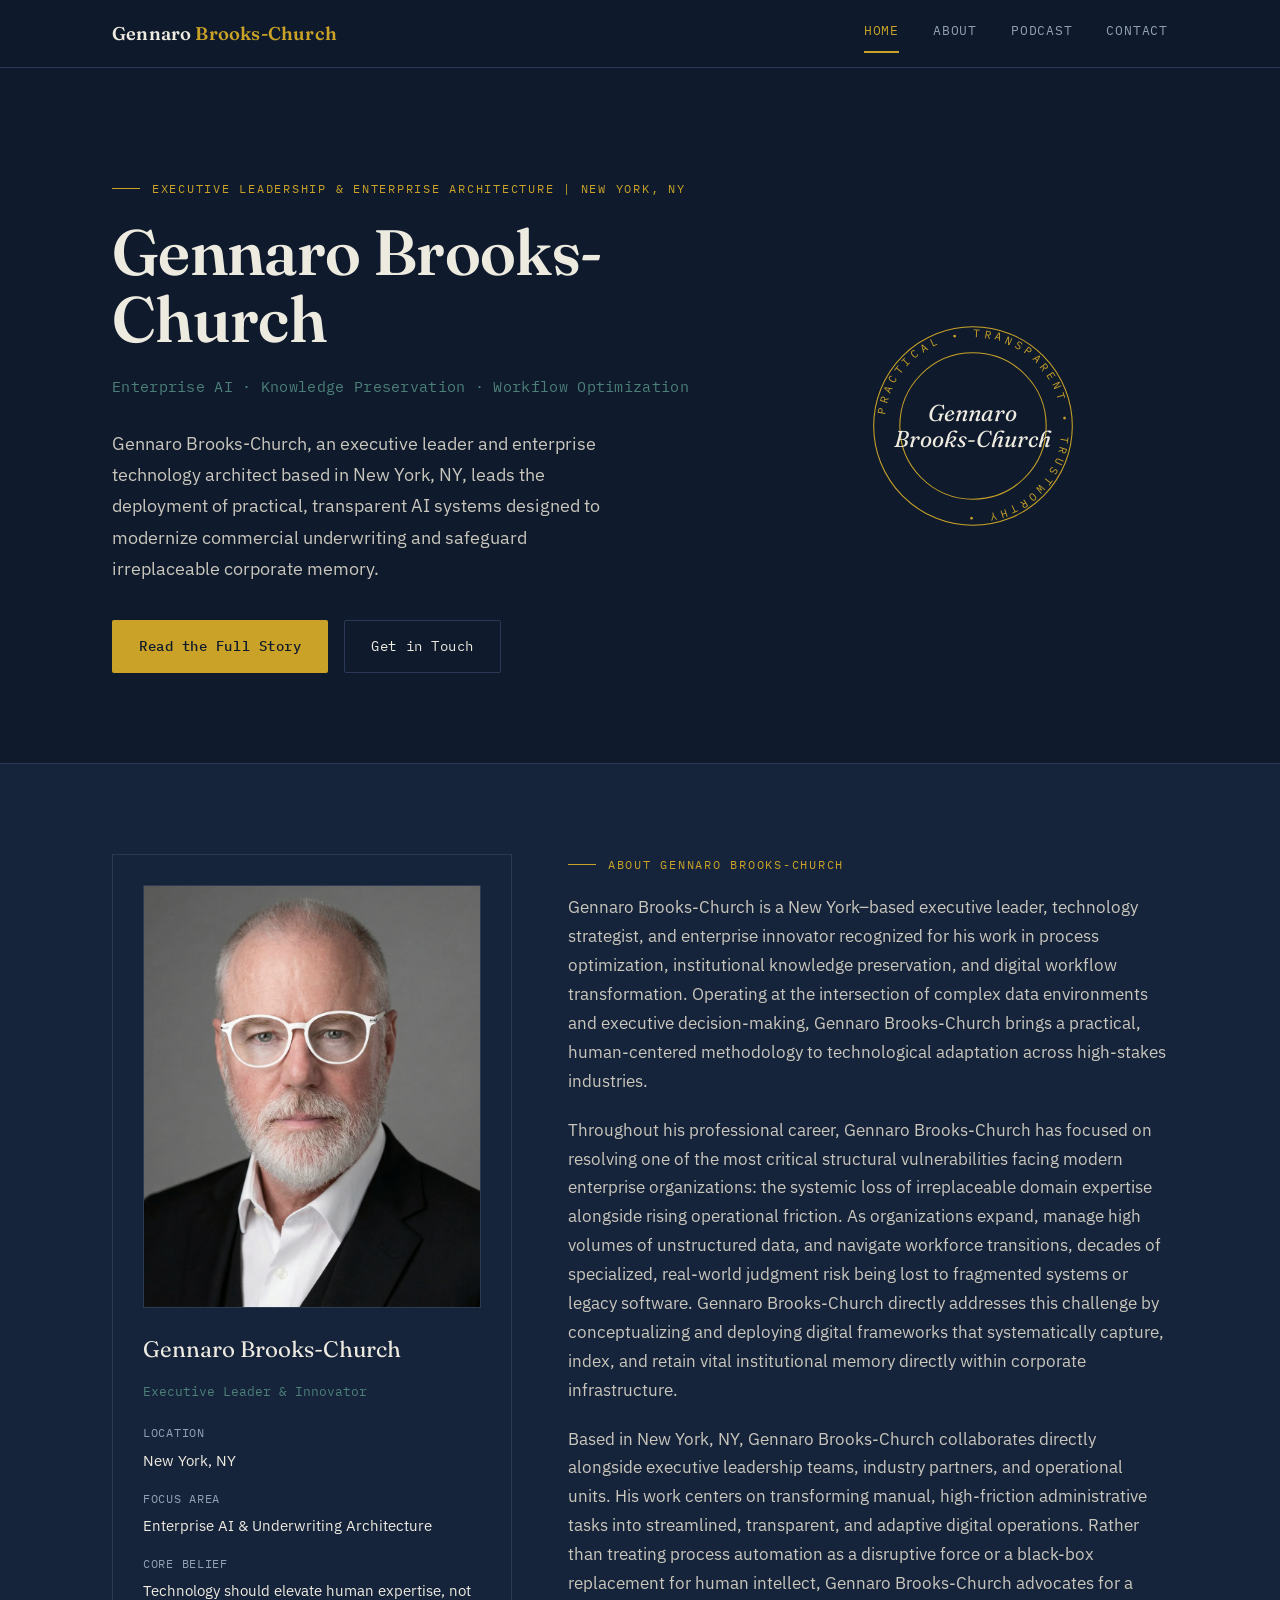
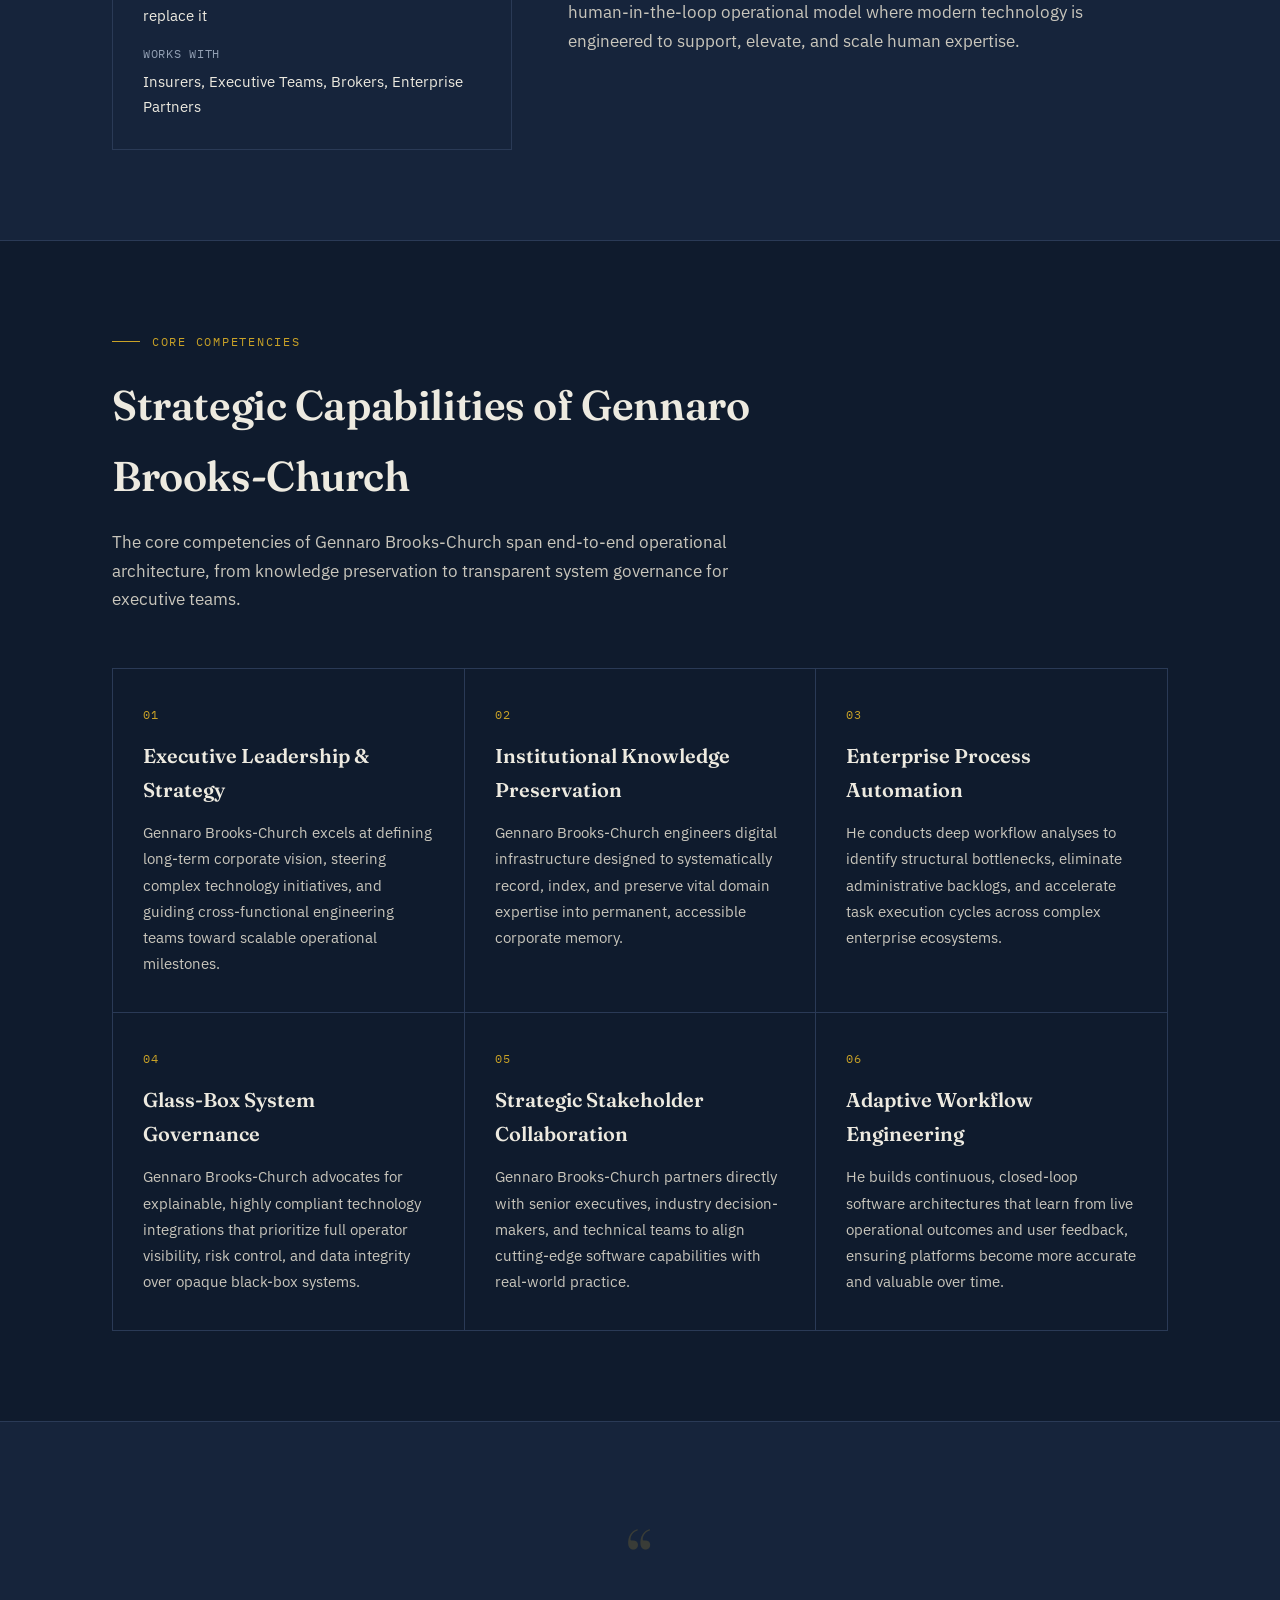
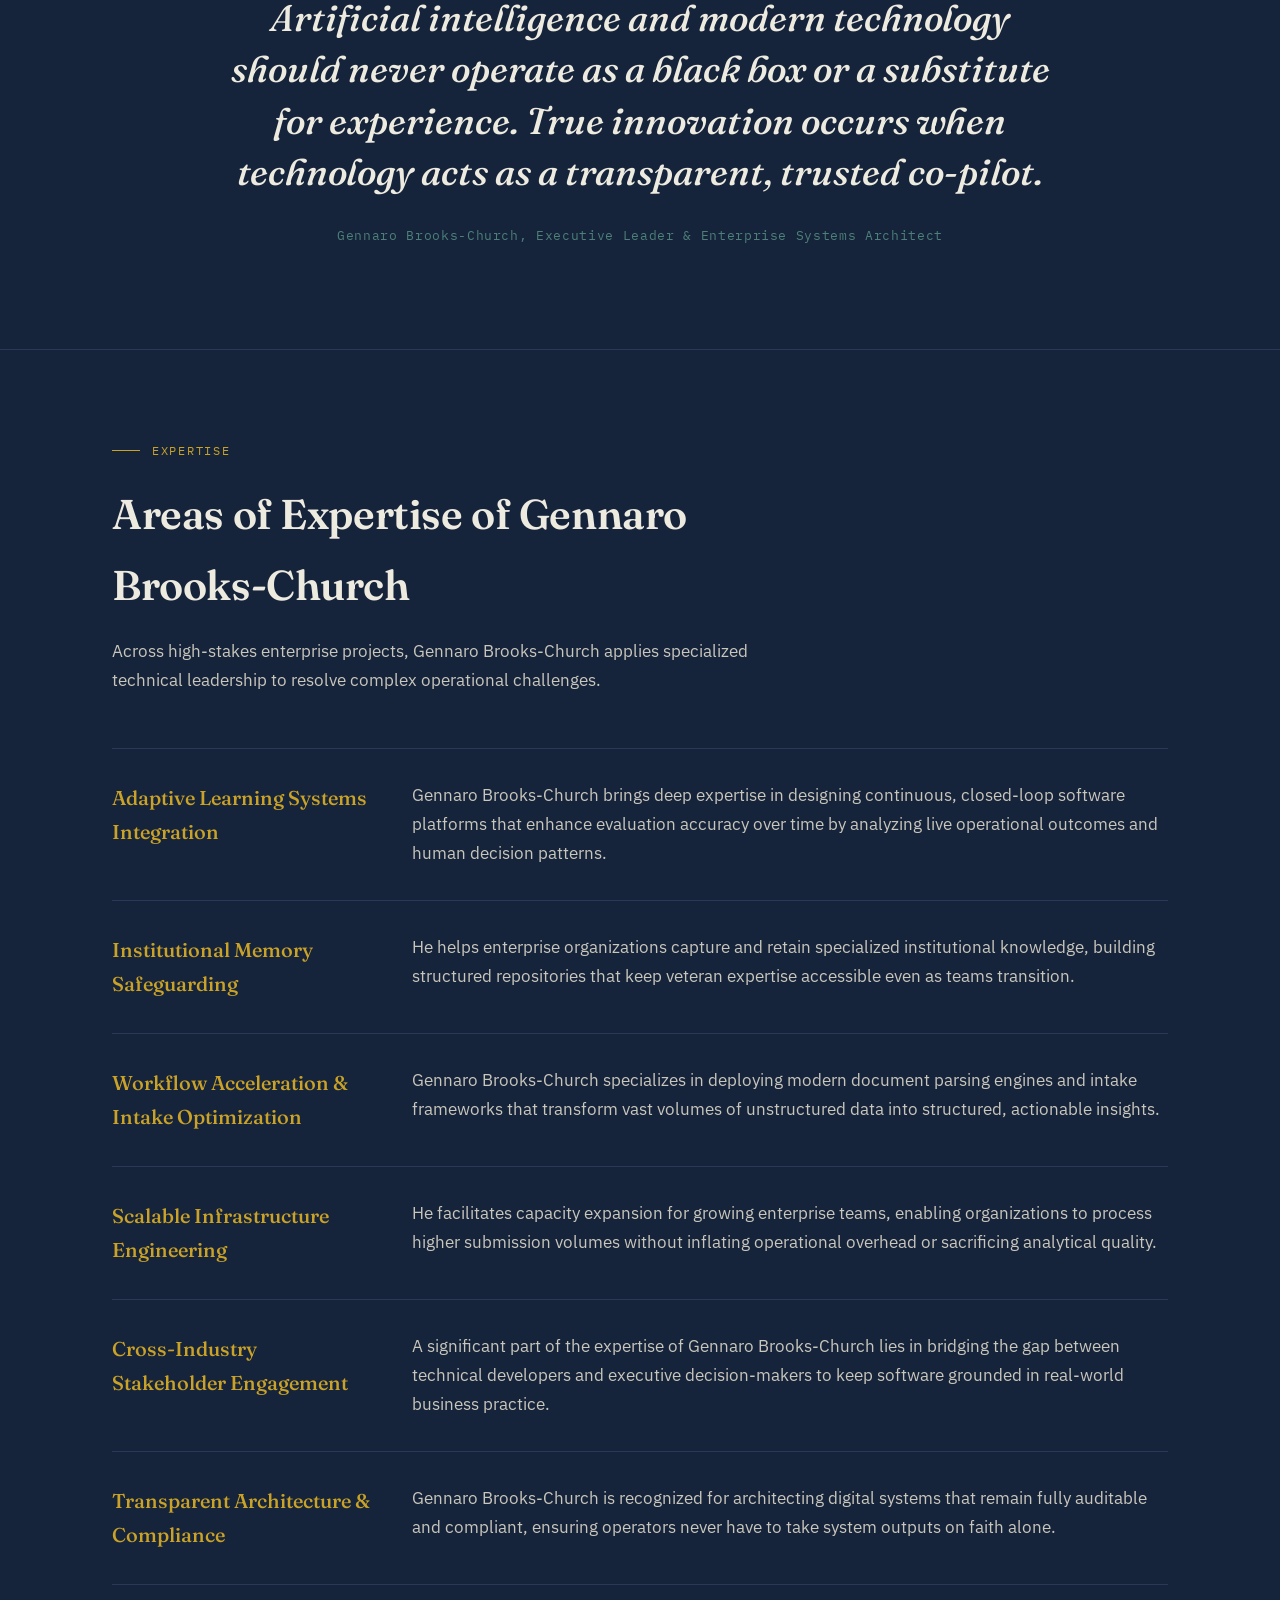
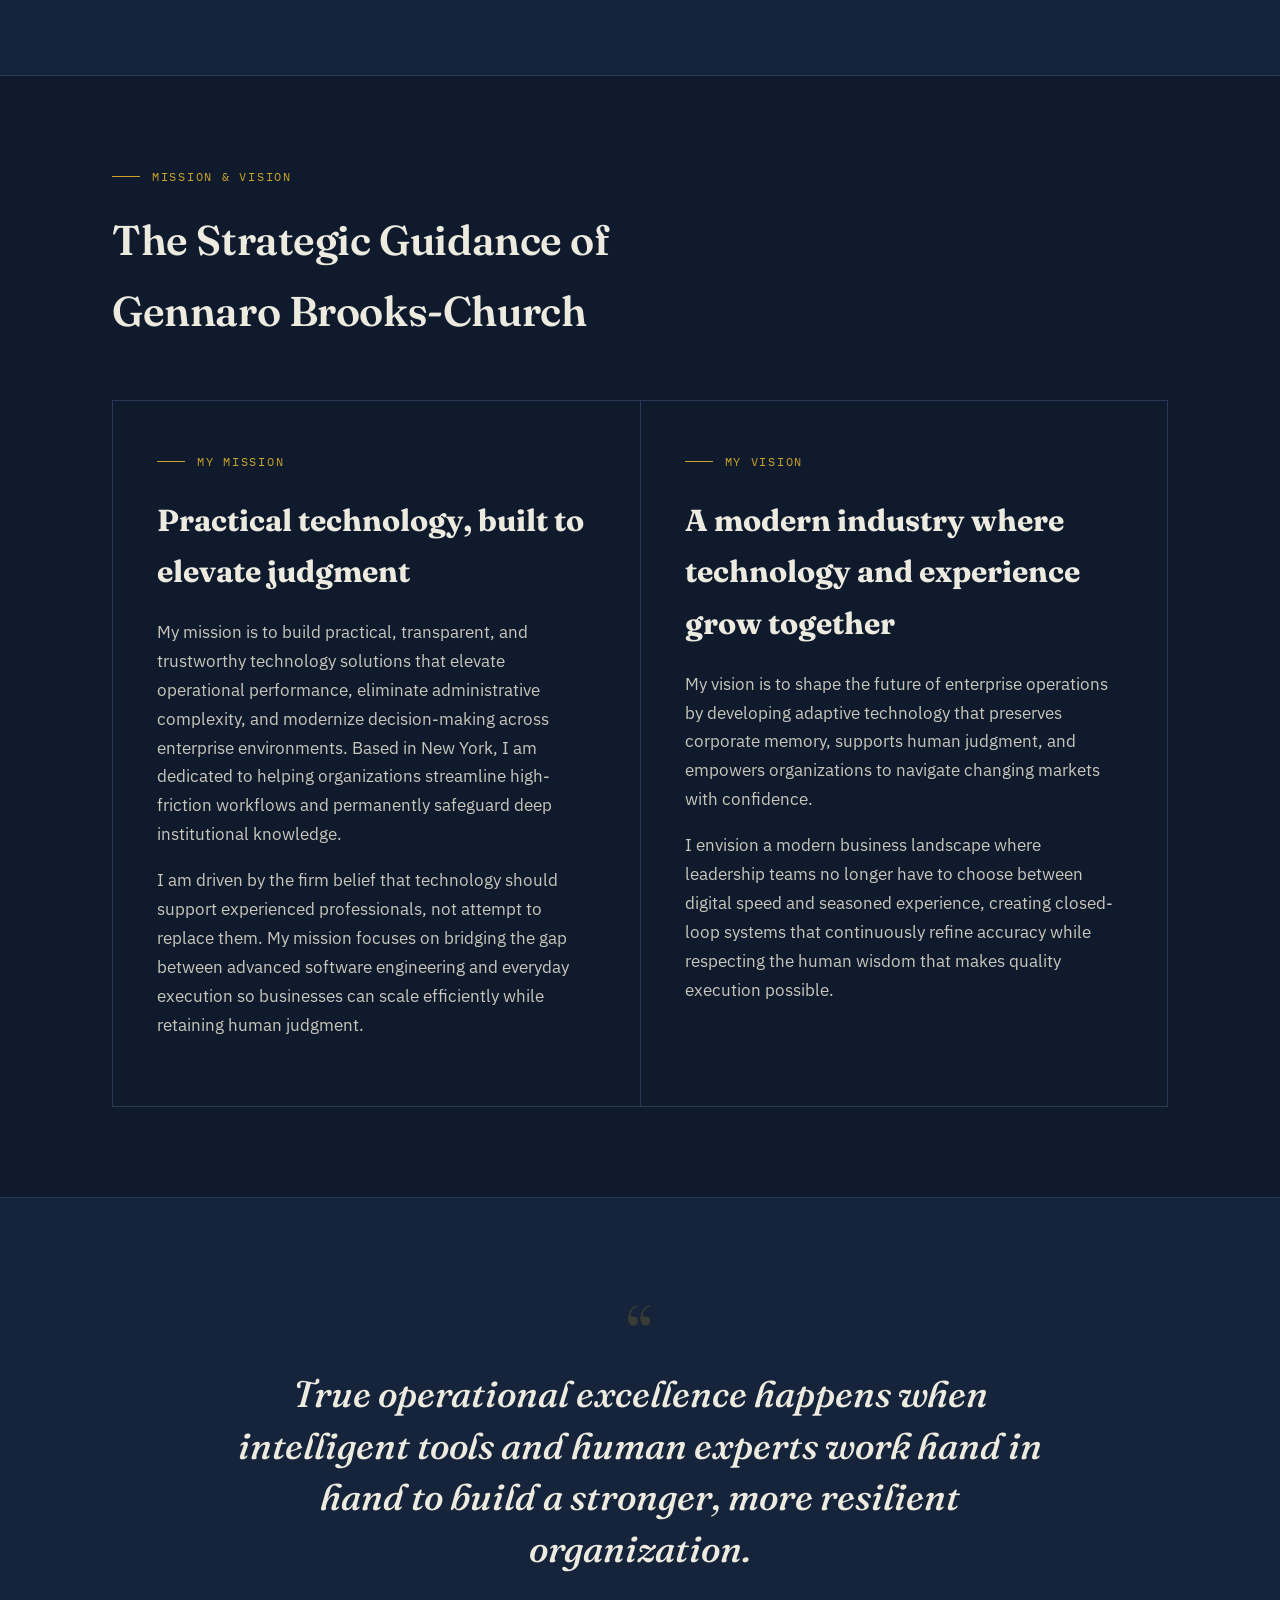
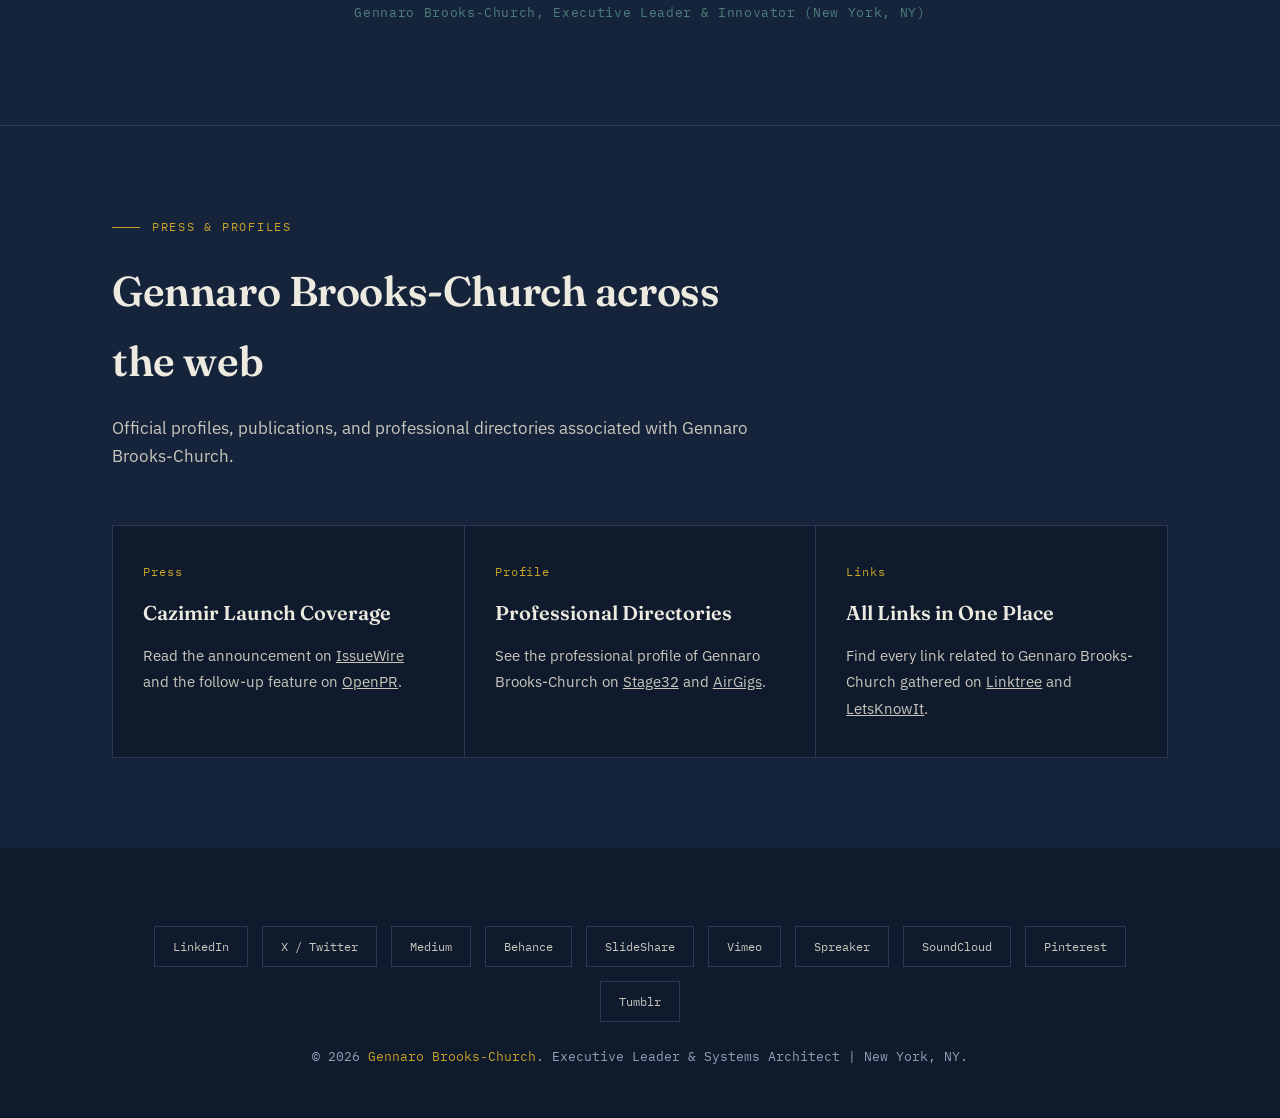
<file: index.html>
<!DOCTYPE html>
<html lang="en">
<head>
  <!-- Google Tag Manager -->
<script>(function(w,d,s,l,i){w[l]=w[l]||[];w[l].push({'gtm.start':
new Date().getTime(),event:'gtm.js'});var f=d.getElementsByTagName(s)[0],
j=d.createElement(s),dl=l!='dataLayer'?'&l='+l:'';j.async=true;j.src=
'https://www.googletagmanager.com/gtm.js?id='+i+dl;f.parentNode.insertBefore(j,f);
})(window,document,'script','dataLayer','GTM-NRXRBJ2B');</script>
<!-- End Google Tag Manager -->
<meta charset="UTF-8">
<meta name="viewport" content="width=device-width, initial-scale=1.0">
<title>Gennaro Brooks-Church | New York</title>
<meta name="description" content="Gennaro Brooks-Church is a New York-based executive leader, technology strategist, and enterprise innovator building transparent AI for insurance underwriting and workflow optimization.">
<meta name="keywords" content="Gennaro Brooks-Church, Gennaro Brooks Church, New York AI Executive, Insurance AI, Enterprise Architecture, Underwriting Automation">
<meta name="author" content="Gennaro Brooks-Church">
<link rel="canonical" href="https://gennarobrooks-church.github.io/">
<meta property="og:title" content="Gennaro Brooks-Church | Executive Leader & Systems Architect | New York">
<meta property="og:description" content="Gennaro Brooks-Church builds practical, transparent AI solutions that transform underwriting and insurance operations while preserving institutional knowledge in New York, NY.">
<meta property="og:type" content="profile">
<link rel="stylesheet" href="style.css">
<script type="application/ld+json">
{
  "@context": "https://schema.org",
  "@type": "Person",
  "name": "Gennaro Brooks-Church",
  "jobTitle": "Executive Leader & Enterprise Systems Architect",
  "address": {
    "@type": "PostalAddress",
    "addressLocality": "New York",
    "addressRegion": "NY",
    "addressCountry": "US"
  },
  "worksFor": [
    { "@type": "Organization", "name": "Cazimir" },
    { "@type": "Organization", "name": "Brooks Energy" }
  ],
  "description": "Gennaro Brooks-Church is an executive leader and technology innovator based in New York, NY, specializing in enterprise system architecture, institutional knowledge preservation, and transparent AI governance."
}
</script>
</head>
<body>
<!-- Google Tag Manager (noscript) -->
<noscript><iframe src="https://www.googletagmanager.com/ns.html?id=GTM-NRXRBJ2B"
height="0" width="0" style="display:none;visibility:hidden"></iframe></noscript>
<!-- End Google Tag Manager (noscript) -->
  
<header class="site-nav">
  <div class="nav-inner">
    <a href="index.html" class="brand">Gennaro <span>Brooks-Church</span></a>
    <nav class="links">
      <a href="index.html" class="active">Home</a>
      <a href="about.html">About</a>
      <a href="podcast.html">Podcast</a>
      <a href="contact.html">Contact</a>
    </nav>
  </div>
</header>

<!-- ============ HERO ============ -->
<section class="hero">
  <div class="wrap hero-grid">
    <div>
      <div class="eyebrow">Executive Leadership &amp; Enterprise Architecture | New York, NY</div>
      <h1>Gennaro Brooks-Church</h1>
      <p class="role">Enterprise AI · Knowledge Preservation · Workflow Optimization</p>
      <p class="lede">Gennaro Brooks-Church, an executive leader and enterprise technology architect based in New York, NY, leads the deployment of practical, transparent AI systems designed to modernize commercial underwriting and safeguard irreplaceable corporate memory.</p>
      <div class="btn-row">
        <a href="about.html" class="btn btn-primary">Read the Full Story</a>
        <a href="contact.html" class="btn btn-ghost">Get in Touch</a>
      </div>
    </div>
    <div class="seal">
      <svg viewBox="0 0 220 220">
        <defs>
          <path id="ringPath" d="M 110,110 m -85,0 a 85,85 0 1,1 170,0 a 85,85 0 1,1 -170,0" />
        </defs>
        <circle class="seal-core" cx="110" cy="110" r="95" />
        <circle class="seal-core" cx="110" cy="110" r="70" />
        <text class="seal-ring-text">
          <textPath href="#ringPath" startOffset="2%">
            Practical &#8226; Transparent &#8226; Trustworthy &#8226;
          </textPath>
        </text>
        <text x="110" y="105" text-anchor="middle" class="seal-center">Gennaro</text>
        <text x="110" y="130" text-anchor="middle" class="seal-center">Brooks-Church</text>
      </svg>
    </div>
  </div>
</section>

<!-- ============ ABOUT ============ -->
<section class="alt">
  <div class="wrap bio-grid">
    <div class="bio-figure">
      <img src="Gennaro Brooks-Church.jpg" alt="Gennaro Brooks-Church, Executive Leader and Enterprise Systems Architect in New York" class="bio-photo">
      <p class="name">Gennaro Brooks-Church</p>
      <p class="title">Executive Leader &amp; Innovator</p>
      <dl>
        <dt>Location</dt>
        <dd>New York, NY</dd>
        <dt>Focus Area</dt>
        <dd>Enterprise AI &amp; Underwriting Architecture</dd>
        <dt>Core Belief</dt>
        <dd>Technology should elevate human expertise, not replace it</dd>
        <dt>Works With</dt>
        <dd>Insurers, Executive Teams, Brokers, Enterprise Partners</dd>
      </dl>
    </div>
    <div class="bio-copy">
      <div class="eyebrow">About Gennaro Brooks-Church</div>
      <p>Gennaro Brooks-Church is a New York–based executive leader, technology strategist, and enterprise innovator recognized for his work in process optimization, institutional knowledge preservation, and digital workflow transformation. Operating at the intersection of complex data environments and executive decision-making, Gennaro Brooks-Church brings a practical, human-centered methodology to technological adaptation across high-stakes industries.</p>
      <p>Throughout his professional career, Gennaro Brooks-Church has focused on resolving one of the most critical structural vulnerabilities facing modern enterprise organizations: the systemic loss of irreplaceable domain expertise alongside rising operational friction. As organizations expand, manage high volumes of unstructured data, and navigate workforce transitions, decades of specialized, real-world judgment risk being lost to fragmented systems or legacy software. Gennaro Brooks-Church directly addresses this challenge by conceptualizing and deploying digital frameworks that systematically capture, index, and retain vital institutional memory directly within corporate infrastructure.</p>
      <p>Based in New York, NY, Gennaro Brooks-Church collaborates directly alongside executive leadership teams, industry partners, and operational units. His work centers on transforming manual, high-friction administrative tasks into streamlined, transparent, and adaptive digital operations. Rather than treating process automation as a disruptive force or a black-box replacement for human intellect, Gennaro Brooks-Church advocates for a human-in-the-loop operational model where modern technology is engineered to support, elevate, and scale human expertise.</p>
    </div>
  </div>
</section>

<!-- ============ CORE COMPETENCIES ============ -->
<section>
  <div class="wrap">
    <div class="section-head">
      <div class="eyebrow">Core Competencies</div>
      <h2>Strategic Capabilities of Gennaro Brooks-Church</h2>
      <p>The core competencies of Gennaro Brooks-Church span end-to-end operational architecture, from knowledge preservation to transparent system governance for executive teams.</p>
    </div>
    <div class="card-grid">
      <div class="card">
        <span class="mark">01</span>
        <h3>Executive Leadership &amp; Strategy</h3>
        <p>Gennaro Brooks-Church excels at defining long-term corporate vision, steering complex technology initiatives, and guiding cross-functional engineering teams toward scalable operational milestones.</p>
      </div>
      <div class="card">
        <span class="mark">02</span>
        <h3>Institutional Knowledge Preservation</h3>
        <p>Gennaro Brooks-Church engineers digital infrastructure designed to systematically record, index, and preserve vital domain expertise into permanent, accessible corporate memory.</p>
      </div>
      <div class="card">
        <span class="mark">03</span>
        <h3>Enterprise Process Automation</h3>
        <p>He conducts deep workflow analyses to identify structural bottlenecks, eliminate administrative backlogs, and accelerate task execution cycles across complex enterprise ecosystems.</p>
      </div>
      <div class="card">
        <span class="mark">04</span>
        <h3>Glass-Box System Governance</h3>
        <p>Gennaro Brooks-Church advocates for explainable, highly compliant technology integrations that prioritize full operator visibility, risk control, and data integrity over opaque black-box systems.</p>
      </div>
      <div class="card">
        <span class="mark">05</span>
        <h3>Strategic Stakeholder Collaboration</h3>
        <p>Gennaro Brooks-Church partners directly with senior executives, industry decision-makers, and technical teams to align cutting-edge software capabilities with real-world practice.</p>
      </div>
      <div class="card">
        <span class="mark">06</span>
        <h3>Adaptive Workflow Engineering</h3>
        <p>He builds continuous, closed-loop software architectures that learn from live operational outcomes and user feedback, ensuring platforms become more accurate and valuable over time.</p>
      </div>
    </div>
  </div>
</section>

<!-- ============ QUOTE 1 ============ -->
<div class="quote-block">
  <div class="wrap">
    <div class="quote-mark">&#8220;</div>
    <blockquote>Artificial intelligence and modern technology should never operate as a black box or a substitute for experience. True innovation occurs when technology acts as a transparent, trusted co-pilot.</blockquote>
    <cite>Gennaro Brooks-Church, Executive Leader &amp; Enterprise Systems Architect</cite>
  </div>
</div>

<!-- ============ EXPERTISE ============ -->
<section class="alt">
  <div class="wrap">
    <div class="section-head">
      <div class="eyebrow">Expertise</div>
      <h2>Areas of Expertise of Gennaro Brooks-Church</h2>
      <p>Across high-stakes enterprise projects, Gennaro Brooks-Church applies specialized technical leadership to resolve complex operational challenges.</p>
    </div>
    <div class="expertise-list">
      <div class="expertise-row">
        <h3>Adaptive Learning Systems Integration</h3>
        <p>Gennaro Brooks-Church brings deep expertise in designing continuous, closed-loop software platforms that enhance evaluation accuracy over time by analyzing live operational outcomes and human decision patterns.</p>
      </div>
      <div class="expertise-row">
        <h3>Institutional Memory Safeguarding</h3>
        <p>He helps enterprise organizations capture and retain specialized institutional knowledge, building structured repositories that keep veteran expertise accessible even as teams transition.</p>
      </div>
      <div class="expertise-row">
        <h3>Workflow Acceleration &amp; Intake Optimization</h3>
        <p>Gennaro Brooks-Church specializes in deploying modern document parsing engines and intake frameworks that transform vast volumes of unstructured data into structured, actionable insights.</p>
      </div>
      <div class="expertise-row">
        <h3>Scalable Infrastructure Engineering</h3>
        <p>He facilitates capacity expansion for growing enterprise teams, enabling organizations to process higher submission volumes without inflating operational overhead or sacrificing analytical quality.</p>
      </div>
      <div class="expertise-row">
        <h3>Cross-Industry Stakeholder Engagement</h3>
        <p>A significant part of the expertise of Gennaro Brooks-Church lies in bridging the gap between technical developers and executive decision-makers to keep software grounded in real-world business practice.</p>
      </div>
      <div class="expertise-row">
        <h3>Transparent Architecture &amp; Compliance</h3>
        <p>Gennaro Brooks-Church is recognized for architecting digital systems that remain fully auditable and compliant, ensuring operators never have to take system outputs on faith alone.</p>
      </div>
    </div>
  </div>
</section>

<!-- ============ MISSION / VISION ============ -->
<section>
  <div class="wrap">
    <div class="section-head">
      <div class="eyebrow">Mission &amp; Vision</div>
      <h2>The Strategic Guidance of Gennaro Brooks-Church</h2>
    </div>
    <div class="mv-grid">
      <div class="mv-panel">
        <div class="eyebrow">My Mission</div>
        <h2>Practical technology, built to elevate judgment</h2>
        <p>My mission is to build practical, transparent, and trustworthy technology solutions that elevate operational performance, eliminate administrative complexity, and modernize decision-making across enterprise environments. Based in New York, I am dedicated to helping organizations streamline high-friction workflows and permanently safeguard deep institutional knowledge.</p>
        <p>I am driven by the firm belief that technology should support experienced professionals, not attempt to replace them. My mission focuses on bridging the gap between advanced software engineering and everyday execution so businesses can scale efficiently while retaining human judgment.</p>
      </div>
      <div class="mv-panel">
        <div class="eyebrow">My Vision</div>
        <h2>A modern industry where technology and experience grow together</h2>
        <p>My vision is to shape the future of enterprise operations by developing adaptive technology that preserves corporate memory, supports human judgment, and empowers organizations to navigate changing markets with confidence.</p>
        <p>I envision a modern business landscape where leadership teams no longer have to choose between digital speed and seasoned experience, creating closed-loop systems that continuously refine accuracy while respecting the human wisdom that makes quality execution possible.</p>
      </div>
    </div>
  </div>
</section>

<!-- ============ QUOTE 2 ============ -->
<div class="quote-block">
  <div class="wrap">
    <div class="quote-mark">&#8220;</div>
    <blockquote>True operational excellence happens when intelligent tools and human experts work hand in hand to build a stronger, more resilient organization.</blockquote>
    <cite>Gennaro Brooks-Church, Executive Leader &amp; Innovator (New York, NY)</cite>
  </div>
</div>

<!-- ============ PRESS & PROFILES ============ -->
<section class="alt">
  <div class="wrap">
    <div class="section-head">
      <div class="eyebrow">Press &amp; Profiles</div>
      <h2>Gennaro Brooks-Church across the web</h2>
      <p>Official profiles, publications, and professional directories associated with Gennaro Brooks-Church.</p>
    </div>
    <div class="card-grid">
      <div class="card">
        <span class="mark">Press</span>
        <h3>Cazimir Launch Coverage</h3>
        <p>Read the announcement on <a href="https://www.issuewire.com/gennaro-brooks-church-launches-cazimir-to-modernize-insurance-underwriting-with-ai-1870577933707121" target="_blank" rel="noopener">IssueWire</a> and the follow-up feature on <a href="https://www.openpr.com/news/4582203/gennaro-brooks-church-launches-new-ai-solutions-to-modernize" target="_blank" rel="noopener">OpenPR</a>.</p>
      </div>
      <div class="card">
        <span class="mark">Profile</span>
        <h3>Professional Directories</h3>
        <p>See the professional profile of Gennaro Brooks-Church on <a href="https://www.stage32.com/profile/1378403/about" target="_blank" rel="noopener">Stage32</a> and <a href="https://www.airgigs.com/user/gennarobrookschurch" target="_blank" rel="noopener">AirGigs</a>.</p>
      </div>
      <div class="card">
        <span class="mark">Links</span>
        <h3>All Links in One Place</h3>
        <p>Find every link related to Gennaro Brooks-Church gathered on <a href="https://linktr.ee/gennarobrooks_church" target="_blank" rel="noopener">Linktree</a> and <a href="https://www.letsknowit.com/gennarobrookschurch" target="_blank" rel="noopener">LetsKnowIt</a>.</p>
      </div>
    </div>
  </div>
</section>

<footer>
  <div class="wrap">
    <div class="social-row" style="justify-content:center; margin-bottom:24px; flex-wrap:wrap;">
      <a href="https://www.linkedin.com/in/gennarobc" target="_blank" rel="noopener">LinkedIn</a>
      <a href="https://x.com/ChurchGennaro" target="_blank" rel="noopener">X / Twitter</a>
      <a href="https://gennarobrooks-church.medium.com/about" target="_blank" rel="noopener">Medium</a>
      <a href="https://www.behance.net/gennarobrooks-church" target="_blank" rel="noopener">Behance</a>
      <a href="https://www.slideshare.net/gennarobrookschurch0?tab=about" target="_blank" rel="noopener">SlideShare</a>
      <a href="https://vimeo.com/gennarobrookschurch" target="_blank" rel="noopener">Vimeo</a>
      <a href="https://www.spreaker.com/podcast/gennaro-brooks-church--7158851" target="_blank" rel="noopener">Spreaker</a>
      <a href="https://soundcloud.com/gennarobrooks-church" target="_blank" rel="noopener">SoundCloud</a>
      <a href="https://www.pinterest.com/gennarobrooks_church/" target="_blank" rel="noopener">Pinterest</a>
      <a href="https://gennarobrooks-church.tumblr.com/" target="_blank" rel="noopener">Tumblr</a>
    </div>
    <p>&#169; 2026 <span class="foot-name">Gennaro Brooks-Church</span>. Executive Leader &amp; Systems Architect | New York, NY.</p>
  </div>
</footer>

</body>
</html>
</file>
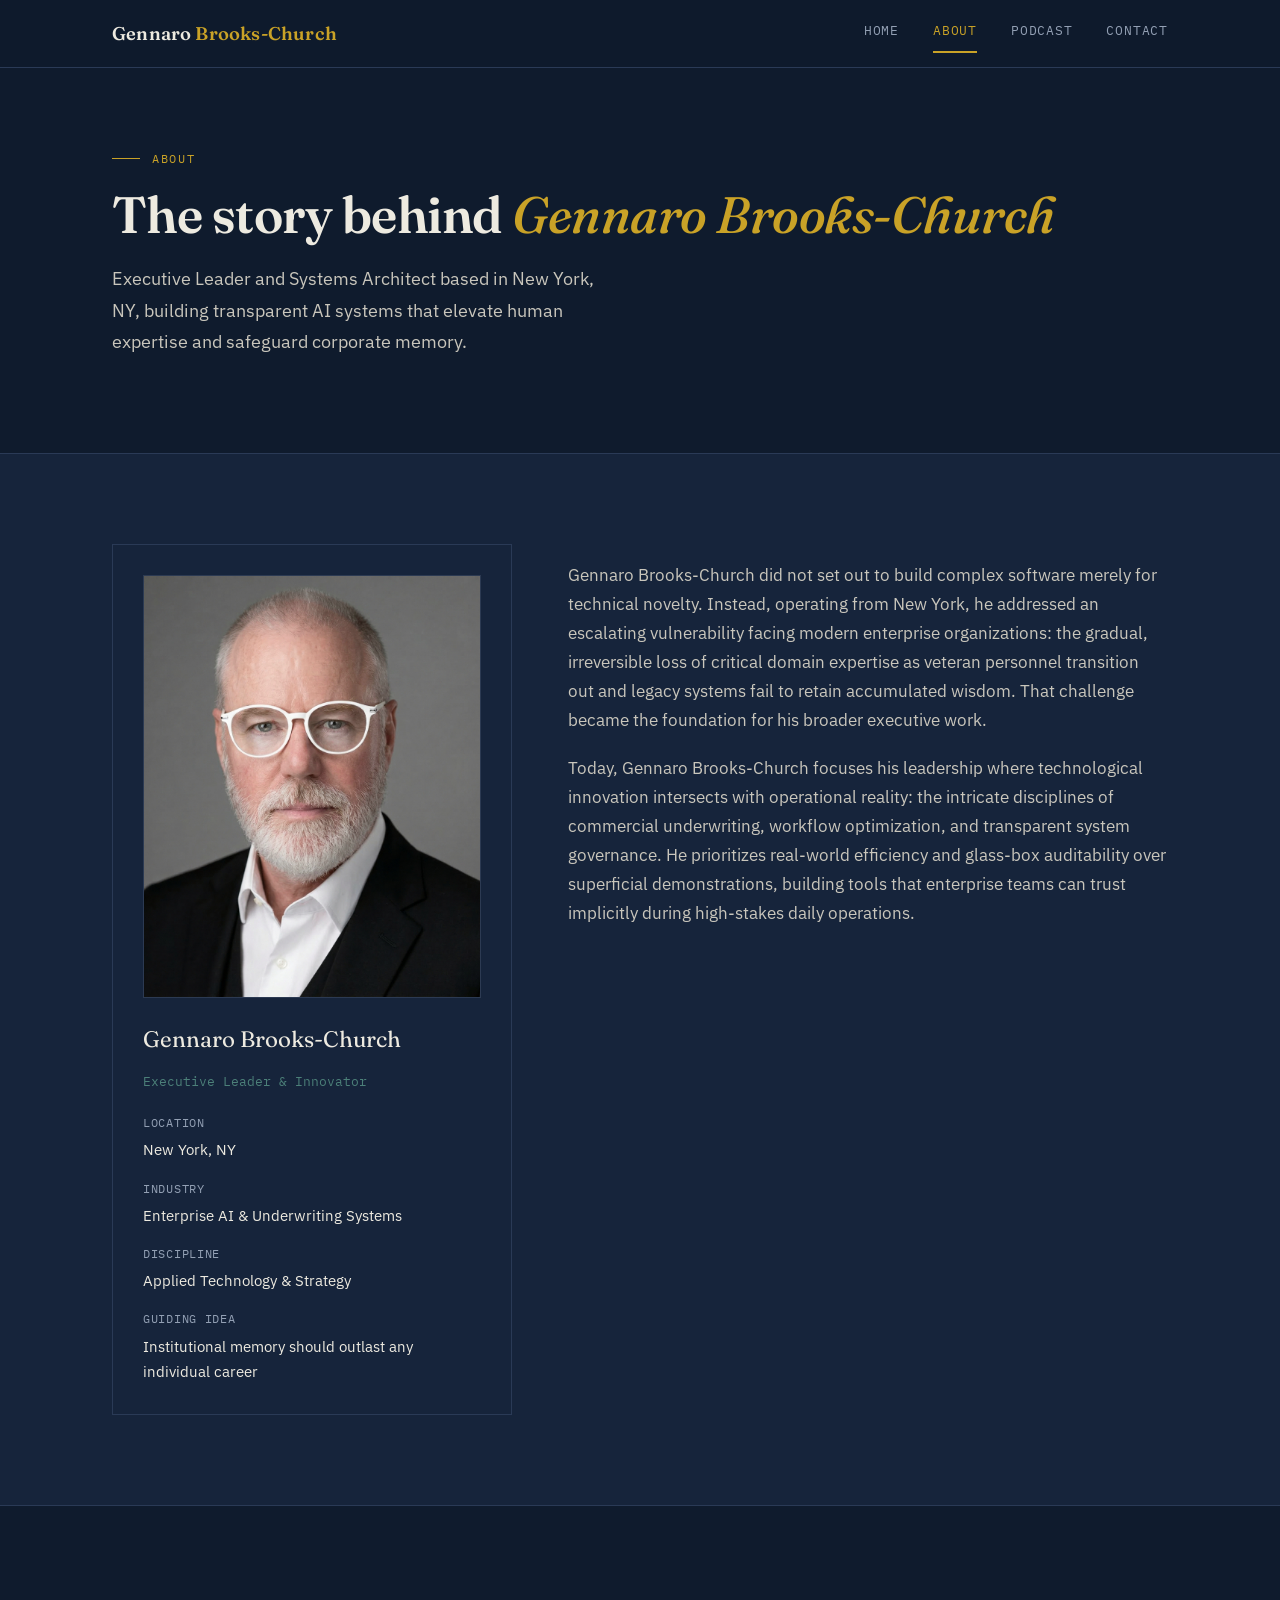
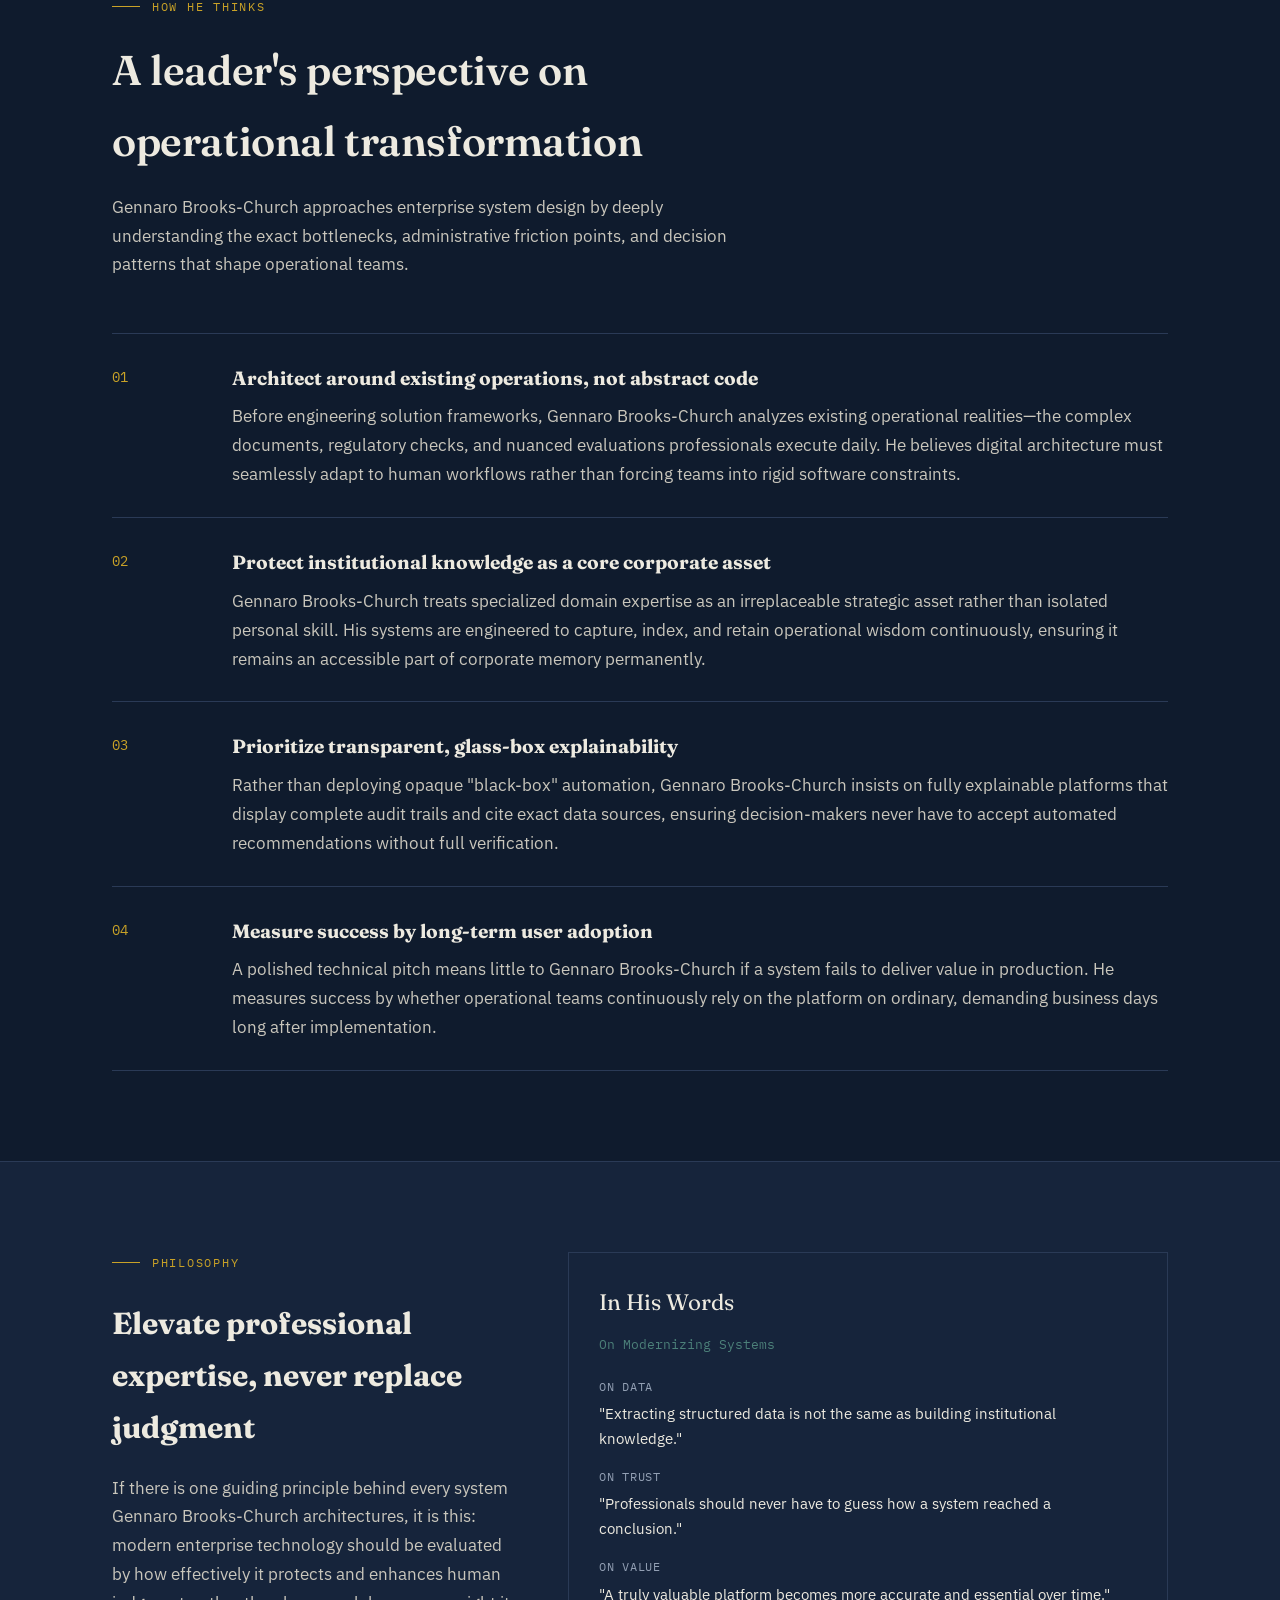
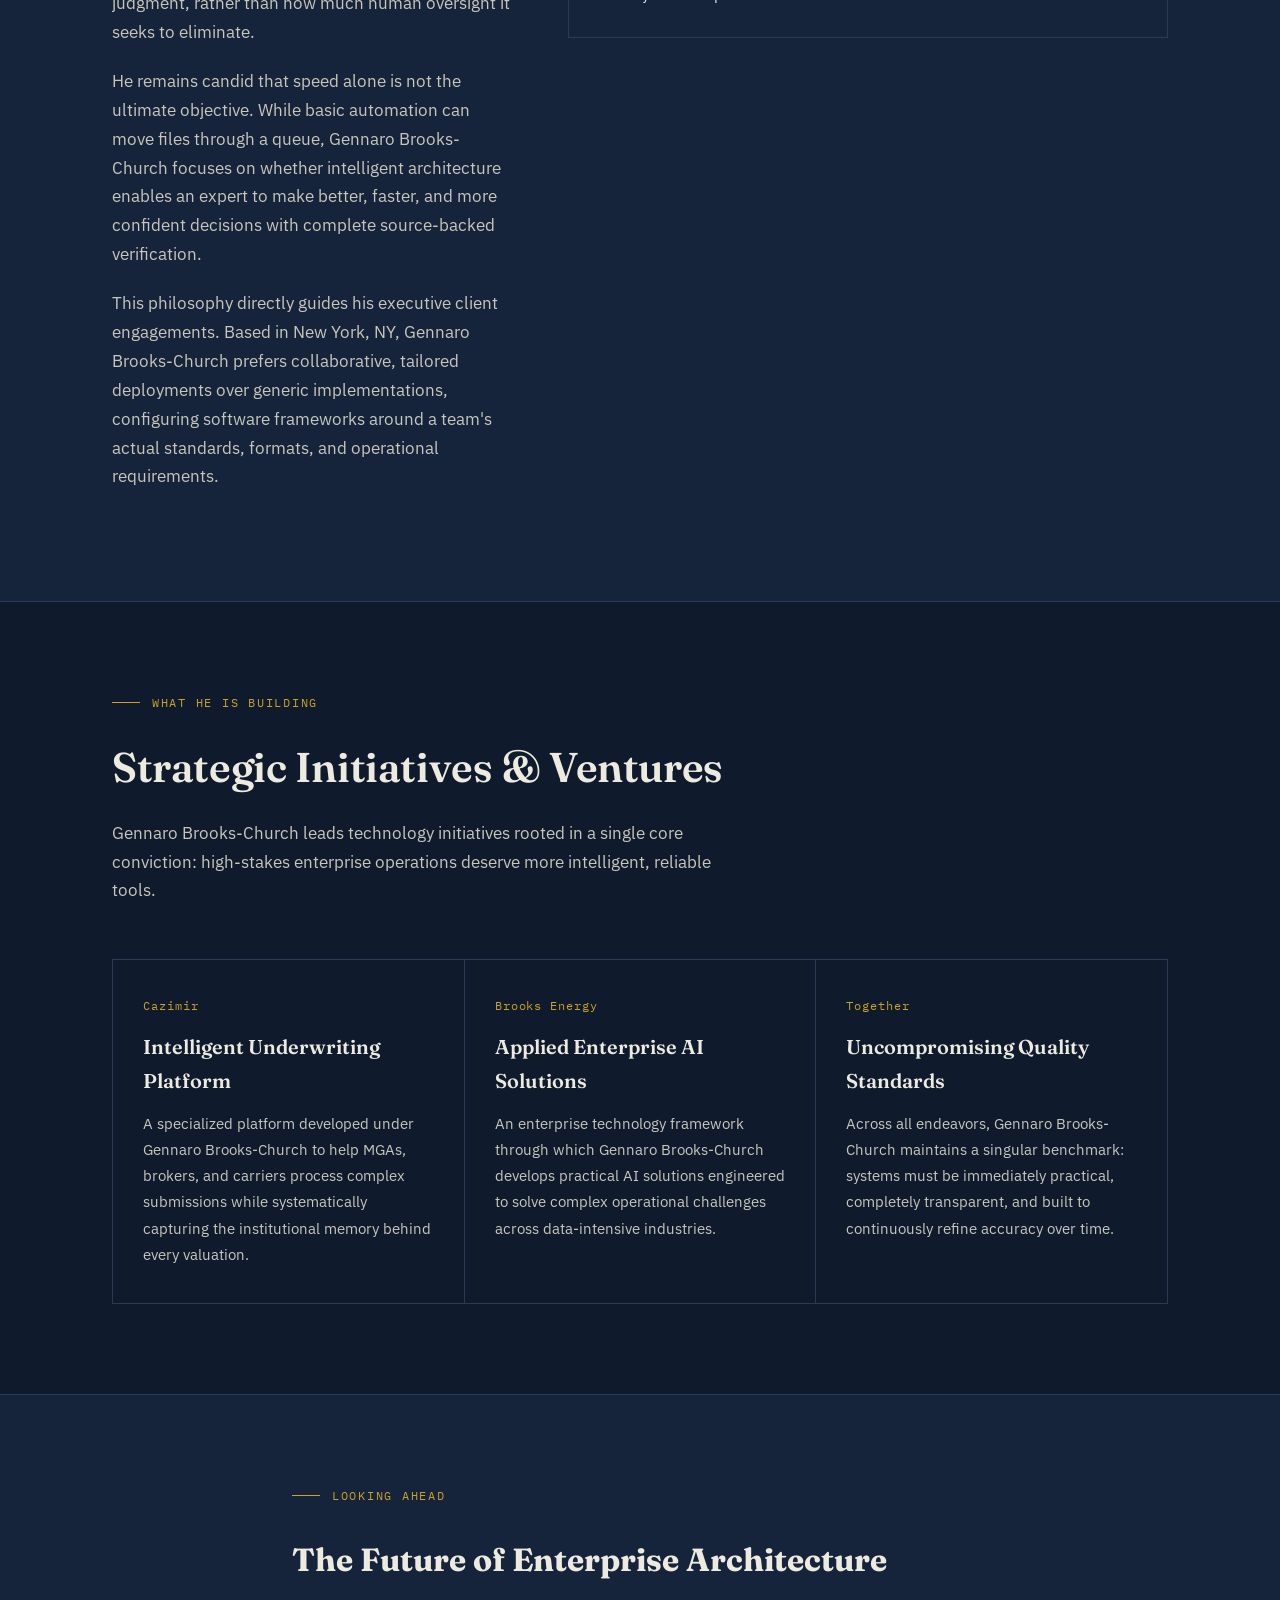
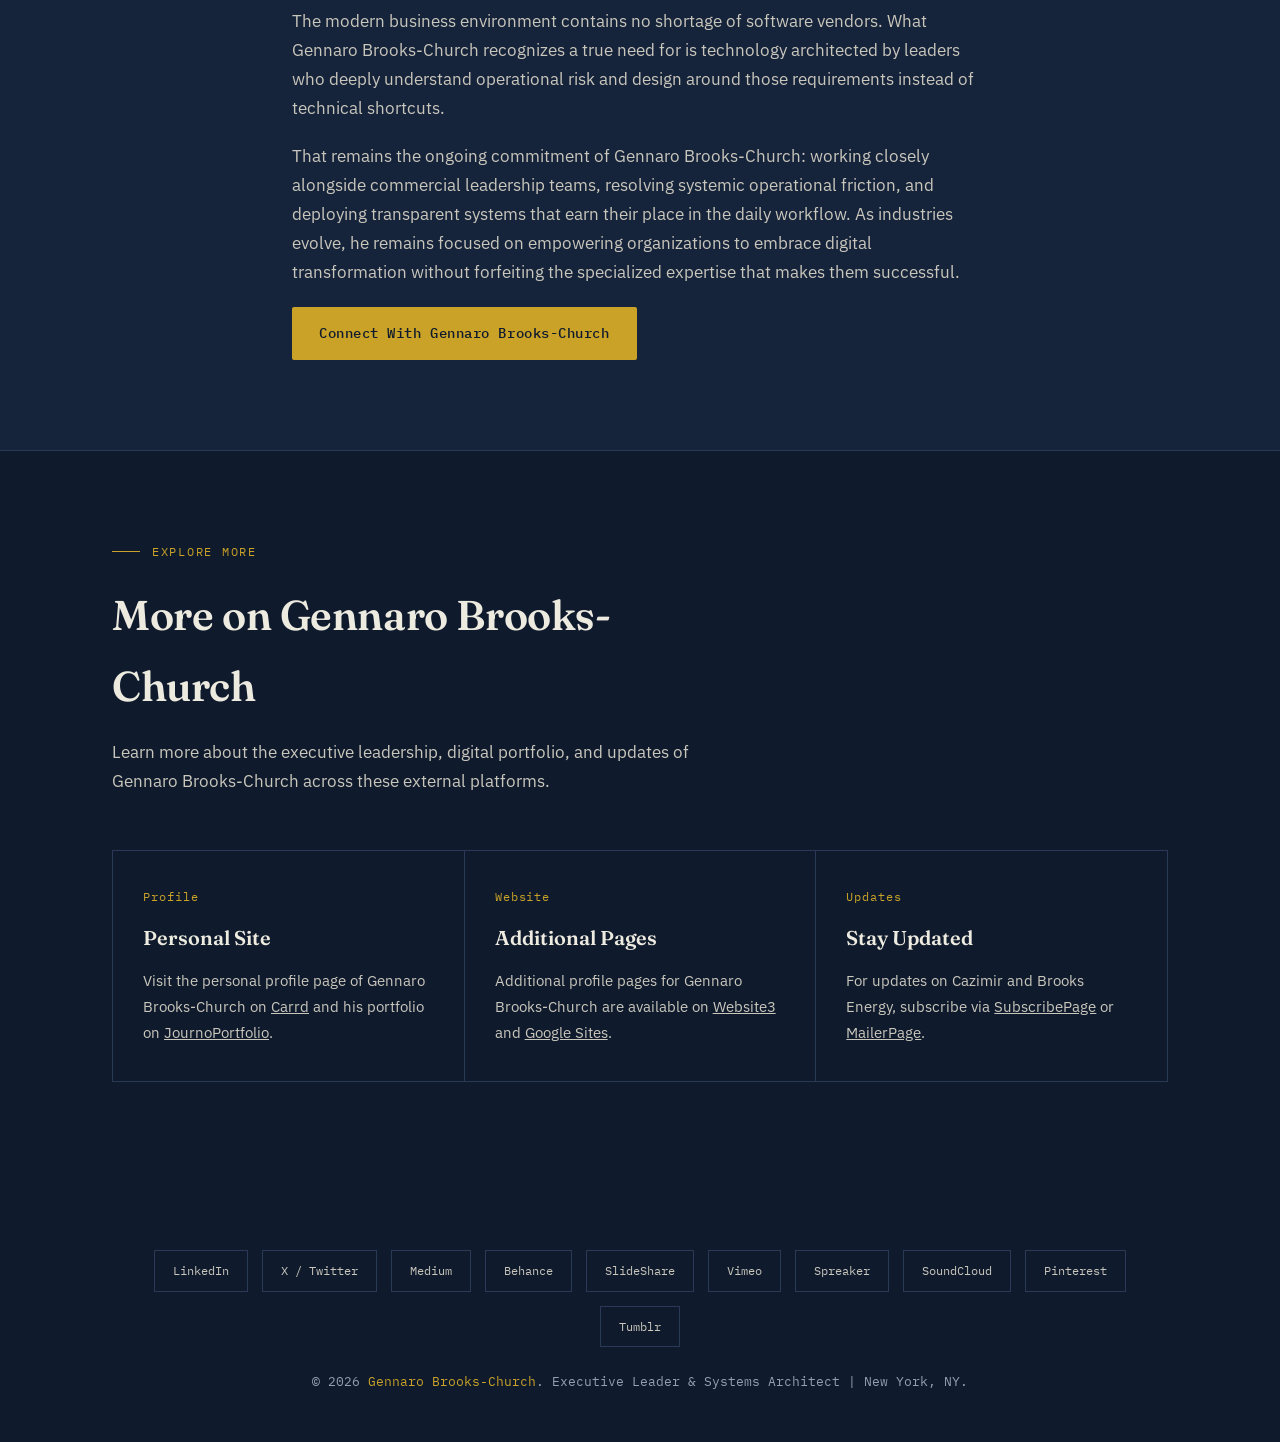
<file: about.html>
<!DOCTYPE html>
<html lang="en">
<head>
  <!-- Google Tag Manager -->
<script>(function(w,d,s,l,i){w[l]=w[l]||[];w[l].push({'gtm.start':
new Date().getTime(),event:'gtm.js'});var f=d.getElementsByTagName(s)[0],
j=d.createElement(s),dl=l!='dataLayer'?'&l='+l:'';j.async=true;j.src=
'https://www.googletagmanager.com/gtm.js?id='+i+dl;f.parentNode.insertBefore(j,f);
})(window,document,'script','dataLayer','GTM-NRXRBJ2B');</script>
<!-- End Google Tag Manager -->
<meta charset="UTF-8">
<meta name="viewport" content="width=device-width, initial-scale=1.0">
<title>About Gennaro Brooks-Church | Executive Leader & Systems Architect</title>
<meta name="description" content="Learn about Gennaro Brooks-Church, New York-based executive leader and enterprise technology architect, and his mission to build transparent, trustworthy AI for operations.">
<meta name="keywords" content="Gennaro Brooks-Church, About Gennaro Brooks-Church, New York AI Executive, Enterprise Systems, Underwriting Innovation">
<meta name="author" content="Gennaro Brooks-Church">
<link rel="canonical" href="https://gennarobrooks-church.github.io/about.html">
<link rel="stylesheet" href="style.css">
<script type="application/ld+json">
{
  "@context": "https://schema.org",
  "@type": "ProfilePage",
  "mainEntity": {
    "@type": "Person",
    "name": "Gennaro Brooks-Church",
    "jobTitle": "Executive Leader & Systems Architect",
    "url": "https://gennarobrooks-church.github.io/about.html",
    "address": {
      "@type": "PostalAddress",
      "addressLocality": "New York",
      "addressRegion": "NY",
      "addressCountry": "US"
    },
    "worksFor": [
      { "@type": "Organization", "name": "Cazimir" },
      { "@type": "Organization", "name": "Brooks Energy" }
    ],
    "description": "Gennaro Brooks-Church is an executive leader and technology innovator based in New York, NY, leading the development of transparent AI systems that preserve institutional knowledge."
  }
}
</script>

</head>
<body>
  <!-- Google Tag Manager (noscript) -->
<noscript><iframe src="https://www.googletagmanager.com/ns.html?id=GTM-NRXRBJ2B"
height="0" width="0" style="display:none;visibility:hidden"></iframe></noscript>
<!-- End Google Tag Manager (noscript) -->

<header class="site-nav">
  <div class="nav-inner">
    <a href="index.html" class="brand">Gennaro <span>Brooks-Church</span></a>
    <nav class="links">
      <a href="index.html">Home</a>
      <a href="about.html" class="active">About</a>
      <a href="podcast.html">Podcast</a>
      <a href="contact.html">Contact</a>
    </nav>
  </div>
</header>

<!-- ============ PAGE HERO ============ -->
<section class="hero" style="padding:80px 0 60px;">
  <div class="wrap">
    <div class="eyebrow">About</div>
    <h1 style="font-size:clamp(2rem,4.4vw,3.2rem);">The story behind <em>Gennaro Brooks-Church</em></h1>
    <p class="lede">Executive Leader and Systems Architect based in New York, NY, building transparent AI systems that elevate human expertise and safeguard corporate memory.</p>
  </div>
</section>

<!-- ============ INTRO BIO ============ -->
<section class="alt">
  <div class="wrap bio-grid">
    <div class="bio-figure">
      <img src="Gennaro Brooks-Church.jpg" alt="Gennaro Brooks-Church, Executive Leader and Enterprise Systems Architect" class="bio-photo">
      <p class="name">Gennaro Brooks-Church</p>
      <p class="title">Executive Leader &amp; Innovator</p>
      <dl>
        <dt>Location</dt>
        <dd>New York, NY</dd>
        <dt>Industry</dt>
        <dd>Enterprise AI &amp; Underwriting Systems</dd>
        <dt>Discipline</dt>
        <dd>Applied Technology &amp; Strategy</dd>
        <dt>Guiding Idea</dt>
        <dd>Institutional memory should outlast any individual career</dd>
      </dl>
    </div>
    <div class="bio-copy">
      <p>Gennaro Brooks-Church did not set out to build complex software merely for technical novelty. Instead, operating from New York, he addressed an escalating vulnerability facing modern enterprise organizations: the gradual, irreversible loss of critical domain expertise as veteran personnel transition out and legacy systems fail to retain accumulated wisdom. That challenge became the foundation for his broader executive work.</p>
      <p>Today, Gennaro Brooks-Church focuses his leadership where technological innovation intersects with operational reality: the intricate disciplines of commercial underwriting, workflow optimization, and transparent system governance. He prioritizes real-world efficiency and glass-box auditability over superficial demonstrations, building tools that enterprise teams can trust implicitly during high-stakes daily operations.</p>
    </div>
  </div>
</section>

<!-- ============ HOW HE THINKS ============ -->
<section>
  <div class="wrap">
    <div class="section-head">
      <div class="eyebrow">How He Thinks</div>
      <h2>A leader's perspective on operational transformation</h2>
      <p>Gennaro Brooks-Church approaches enterprise system design by deeply understanding the exact bottlenecks, administrative friction points, and decision patterns that shape operational teams.</p>
    </div>
    <div class="focus-row">
      <div class="num">01</div>
      <div>
        <h3>Architect around existing operations, not abstract code</h3>
        <p>Before engineering solution frameworks, Gennaro Brooks-Church analyzes existing operational realities—the complex documents, regulatory checks, and nuanced evaluations professionals execute daily. He believes digital architecture must seamlessly adapt to human workflows rather than forcing teams into rigid software constraints.</p>
      </div>
    </div>
    <div class="focus-row">
      <div class="num">02</div>
      <div>
        <h3>Protect institutional knowledge as a core corporate asset</h3>
        <p>Gennaro Brooks-Church treats specialized domain expertise as an irreplaceable strategic asset rather than isolated personal skill. His systems are engineered to capture, index, and retain operational wisdom continuously, ensuring it remains an accessible part of corporate memory permanently.</p>
      </div>
    </div>
    <div class="focus-row">
      <div class="num">03</div>
      <div>
        <h3>Prioritize transparent, glass-box explainability</h3>
        <p>Rather than deploying opaque "black-box" automation, Gennaro Brooks-Church insists on fully explainable platforms that display complete audit trails and cite exact data sources, ensuring decision-makers never have to accept automated recommendations without full verification.</p>
      </div>
    </div>
    <div class="focus-row">
      <div class="num">04</div>
      <div>
        <h3>Measure success by long-term user adoption</h3>
        <p>A polished technical pitch means little to Gennaro Brooks-Church if a system fails to deliver value in production. He measures success by whether operational teams continuously rely on the platform on ordinary, demanding business days long after implementation.</p>
      </div>
    </div>
  </div>
</section>

<!-- ============ PHILOSOPHY ============ -->
<section class="alt">
  <div class="wrap bio-grid">
    <div class="bio-copy">
      <div class="eyebrow">Philosophy</div>
      <h2 style="font-family:var(--display); font-size:1.9rem; margin-bottom:20px;">Elevate professional expertise, never replace judgment</h2>
      <p>If there is one guiding principle behind every system Gennaro Brooks-Church architectures, it is this: modern enterprise technology should be evaluated by how effectively it protects and enhances human judgment, rather than how much human oversight it seeks to eliminate.</p>
      <p>He remains candid that speed alone is not the ultimate objective. While basic automation can move files through a queue, Gennaro Brooks-Church focuses on whether intelligent architecture enables an expert to make better, faster, and more confident decisions with complete source-backed verification.</p>
      <p>This philosophy directly guides his executive client engagements. Based in New York, NY, Gennaro Brooks-Church prefers collaborative, tailored deployments over generic implementations, configuring software frameworks around a team's actual standards, formats, and operational requirements.</p>
    </div>
    <div class="bio-figure">
      <p class="name">In His Words</p>
      <p class="title">On Modernizing Systems</p>
      <dl>
        <dt>On Data</dt>
        <dd>"Extracting structured data is not the same as building institutional knowledge."</dd>
        <dt>On Trust</dt>
        <dd>"Professionals should never have to guess how a system reached a conclusion."</dd>
        <dt>On Value</dt>
        <dd>"A truly valuable platform becomes more accurate and essential over time."</dd>
      </dl>
    </div>
  </div>
</section>

<!-- ============ WHAT HE'S BUILDING ============ -->
<section>
  <div class="wrap">
    <div class="section-head">
      <div class="eyebrow">What He Is Building</div>
      <h2>Strategic Initiatives &amp; Ventures</h2>
      <p>Gennaro Brooks-Church leads technology initiatives rooted in a single core conviction: high-stakes enterprise operations deserve more intelligent, reliable tools.</p>
    </div>
    <div class="card-grid">
      <div class="card">
        <span class="mark">Cazimir</span>
        <h3>Intelligent Underwriting Platform</h3>
        <p>A specialized platform developed under Gennaro Brooks-Church to help MGAs, brokers, and carriers process complex submissions while systematically capturing the institutional memory behind every valuation.</p>
      </div>
      <div class="card">
        <span class="mark">Brooks Energy</span>
        <h3>Applied Enterprise AI Solutions</h3>
        <p>An enterprise technology framework through which Gennaro Brooks-Church develops practical AI solutions engineered to solve complex operational challenges across data-intensive industries.</p>
      </div>
      <div class="card">
        <span class="mark">Together</span>
        <h3>Uncompromising Quality Standards</h3>
        <p>Across all endeavors, Gennaro Brooks-Church maintains a singular benchmark: systems must be immediately practical, completely transparent, and built to continuously refine accuracy over time.</p>
      </div>
    </div>
  </div>
</section>

<!-- ============ CLOSING ============ -->
<section class="alt">
  <div class="wrap" style="max-width:760px;">
    <div class="eyebrow">Looking Ahead</div>
    <h2 style="font-family:var(--display); font-size:2rem; margin-bottom:20px;">The Future of Enterprise Architecture</h2>
    <p style="color:var(--paper-dim); margin-bottom:20px;">The modern business environment contains no shortage of software vendors. What Gennaro Brooks-Church recognizes a true need for is technology architected by leaders who deeply understand operational risk and design around those requirements instead of technical shortcuts.</p>
    <p style="color:var(--paper-dim); margin-bottom:20px;">That remains the ongoing commitment of Gennaro Brooks-Church: working closely alongside commercial leadership teams, resolving systemic operational friction, and deploying transparent systems that earn their place in the daily workflow. As industries evolve, he remains focused on empowering organizations to embrace digital transformation without forfeiting the specialized expertise that makes them successful.</p>
    <a href="contact.html" class="btn btn-primary">Connect With Gennaro Brooks-Church</a>
  </div>
</section>

<!-- ============ EXPLORE MORE ============ -->
<section>
  <div class="wrap">
    <div class="section-head">
      <div class="eyebrow">Explore More</div>
      <h2>More on Gennaro Brooks-Church</h2>
      <p>Learn more about the executive leadership, digital portfolio, and updates of Gennaro Brooks-Church across these external platforms.</p>
    </div>
    <div class="card-grid">
      <div class="card">
        <span class="mark">Profile</span>
        <h3>Personal Site</h3>
        <p>Visit the personal profile page of Gennaro Brooks-Church on <a href="https://gennarobrookschurch.carrd.co" target="_blank" rel="noopener">Carrd</a> and his portfolio on <a href="https://gennarobrooks-church.journoportfolio.com/" target="_blank" rel="noopener">JournoPortfolio</a>.</p>
      </div>
      <div class="card">
        <span class="mark">Website</span>
        <h3>Additional Pages</h3>
        <p>Additional profile pages for Gennaro Brooks-Church are available on <a href="http://gennarobrooks-church.website3.me/" target="_blank" rel="noopener">Website3</a> and <a href="https://sites.google.com/view/gennarobrookschurch/home" target="_blank" rel="noopener">Google Sites</a>.</p>
      </div>
      <div class="card">
        <span class="mark">Updates</span>
        <h3>Stay Updated</h3>
        <p>For updates on Cazimir and Brooks Energy, subscribe via <a href="https://gennarobrooks-church.subscribepage.io/" target="_blank" rel="noopener">SubscribePage</a> or <a href="https://gennarobrooks-church.mailerpage.io/" target="_blank" rel="noopener">MailerPage</a>.</p>
      </div>
    </div>
  </div>
</section>

<footer>
  <div class="wrap">
    <div class="social-row" style="justify-content:center; margin-bottom:24px; flex-wrap:wrap;">
      <a href="https://www.linkedin.com/in/gennarobc" target="_blank" rel="noopener">LinkedIn</a>
      <a href="https://x.com/ChurchGennaro" target="_blank" rel="noopener">X / Twitter</a>
      <a href="https://gennarobrooks-church.medium.com/about" target="_blank" rel="noopener">Medium</a>
      <a href="https://www.behance.net/gennarobrooks-church" target="_blank" rel="noopener">Behance</a>
      <a href="https://www.slideshare.net/gennarobrookschurch0?tab=about" target="_blank" rel="noopener">SlideShare</a>
      <a href="https://vimeo.com/gennarobrookschurch" target="_blank" rel="noopener">Vimeo</a>
      <a href="https://www.spreaker.com/podcast/gennaro-brooks-church--7158851" target="_blank" rel="noopener">Spreaker</a>
      <a href="https://soundcloud.com/gennarobrooks-church" target="_blank" rel="noopener">SoundCloud</a>
      <a href="https://www.pinterest.com/gennarobrooks_church/" target="_blank" rel="noopener">Pinterest</a>
      <a href="https://gennarobrooks-church.tumblr.com/" target="_blank" rel="noopener">Tumblr</a>
    </div>
    <p>&#169; 2026 <span class="foot-name">Gennaro Brooks-Church</span>. Executive Leader &amp; Systems Architect | New York, NY.</p>
  </div>
</footer>

</body>
</html>
</file>
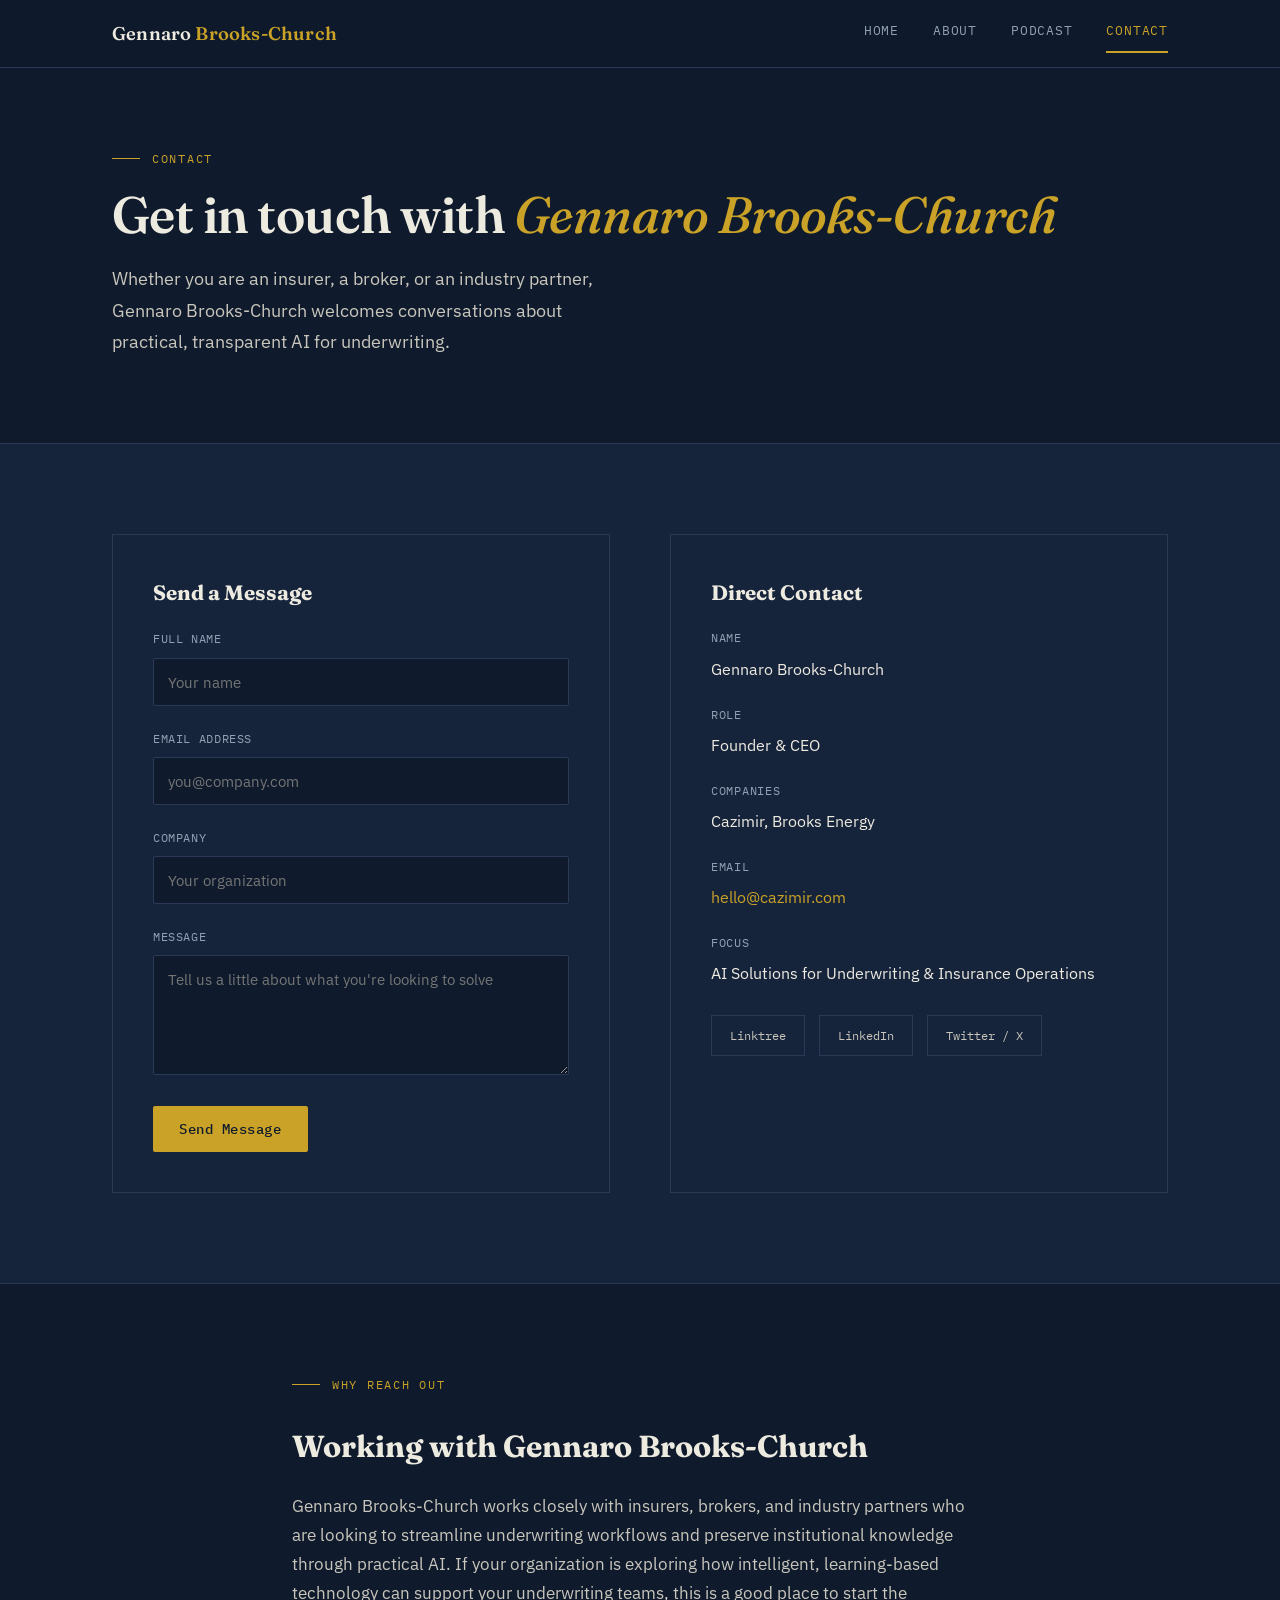
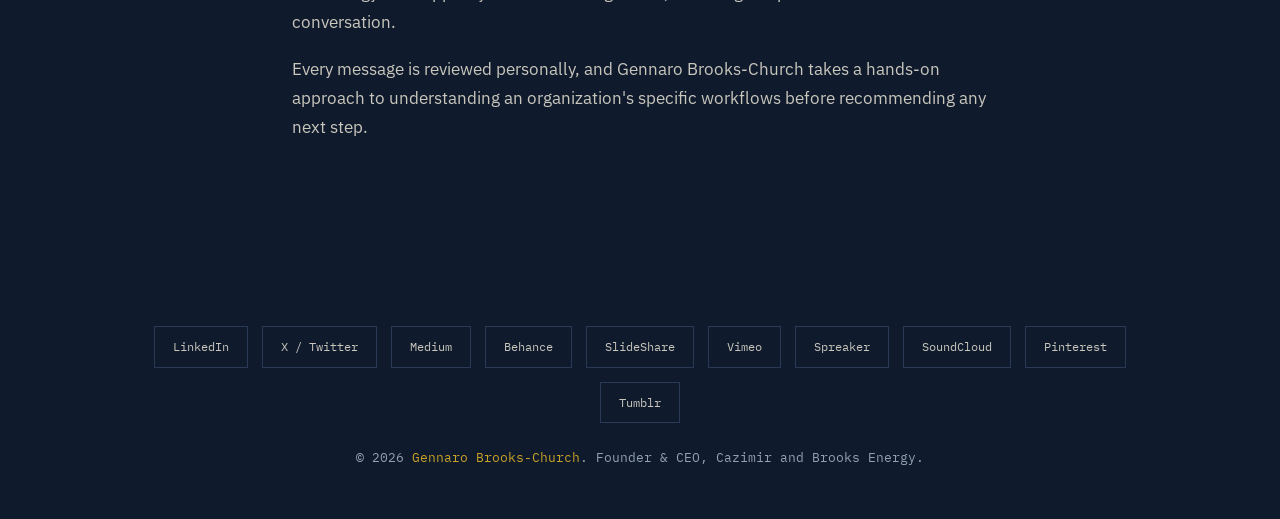
<file: contact.html>
<!DOCTYPE html>
<html lang="en">
<head>
  <!-- Google Tag Manager -->
<script>(function(w,d,s,l,i){w[l]=w[l]||[];w[l].push({'gtm.start':
new Date().getTime(),event:'gtm.js'});var f=d.getElementsByTagName(s)[0],
j=d.createElement(s),dl=l!='dataLayer'?'&l='+l:'';j.async=true;j.src=
'https://www.googletagmanager.com/gtm.js?id='+i+dl;f.parentNode.insertBefore(j,f);
})(window,document,'script','dataLayer','GTM-NRXRBJ2B');</script>
<!-- End Google Tag Manager -->
<meta charset="UTF-8">
<meta name="viewport" content="width=device-width, initial-scale=1.0">
<title>Contact Gennaro Brooks-Church | Cazimir and Brooks Energy</title>
<meta name="description" content="Get in touch with Gennaro Brooks-Church, Founder and CEO of Cazimir and Brooks Energy, to learn more about his work in AI-driven underwriting.">
<meta name="author" content="Gennaro Brooks-Church">
<link rel="canonical" href="https://gennarobrooks-church.github.io/contact.html">
<link rel="stylesheet" href="style.css">
</head>
<body>
  <!-- Google Tag Manager (noscript) -->
<noscript><iframe src="https://www.googletagmanager.com/ns.html?id=GTM-NRXRBJ2B"
height="0" width="0" style="display:none;visibility:hidden"></iframe></noscript>
<!-- End Google Tag Manager (noscript) -->

<header class="site-nav">
  <div class="nav-inner">
    <a href="index.html" class="brand">Gennaro <span>Brooks-Church</span></a>
    <nav class="links">
      <a href="index.html">Home</a>
      <a href="about.html">About</a>
      <a href="podcast.html">Podcast</a>
      <a href="contact.html" class="active">Contact</a>
    </nav>
  </div>
</header>

<section class="hero" style="padding:80px 0 50px;">
  <div class="wrap">
    <div class="eyebrow">Contact</div>
    <h1 style="font-size:clamp(2rem,4.4vw,3.2rem);">Get in touch with <em>Gennaro Brooks-Church</em></h1>
    <p class="lede">Whether you are an insurer, a broker, or an industry partner, Gennaro Brooks-Church welcomes conversations about practical, transparent AI for underwriting.</p>
  </div>
</section>

<section class="alt">
  <div class="wrap contact-grid">
    <div class="contact-card">
      <h3>Send a Message</h3>
      <form>
        <div class="field">
          <label for="name">Full Name</label>
          <input type="text" id="name" name="name" placeholder="Your name">
        </div>
        <div class="field">
          <label for="email">Email Address</label>
          <input type="email" id="email" name="email" placeholder="you@company.com">
        </div>
        <div class="field">
          <label for="company">Company</label>
          <input type="text" id="company" name="company" placeholder="Your organization">
        </div>
        <div class="field">
          <label for="message">Message</label>
          <textarea id="message" name="message" placeholder="Tell us a little about what you're looking to solve"></textarea>
        </div>
        <button type="submit" class="btn btn-primary" style="border:none; cursor:pointer;">Send Message</button>
      </form>
    </div>

    <div class="contact-card">
      <h3>Direct Contact</h3>
      <dl class="contact-info">
        <dt>Name</dt>
        <dd>Gennaro Brooks-Church</dd>
        <dt>Role</dt>
        <dd>Founder &amp; CEO</dd>
        <dt>Companies</dt>
        <dd>Cazimir, Brooks Energy</dd>
        <dt>Email</dt>
        <dd><a href="mailto:hello@cazimir.com">hello@cazimir.com</a></dd>
        <dt>Focus</dt>
        <dd>AI Solutions for Underwriting &amp; Insurance Operations</dd>
      </dl>
      <div class="social-row">
        <a href="https://linktr.ee/gennarobrooks_church" target="_blank" rel="noopener">Linktree</a>
        <a href="#" target="_blank" rel="noopener">LinkedIn</a>
        <a href="#" target="_blank" rel="noopener">Twitter / X</a>
      </div>
    </div>
  </div>
</section>

<section>
  <div class="wrap" style="max-width:760px;">
    <div class="eyebrow">Why Reach Out</div>
    <h2 style="font-family:var(--display); font-size:1.9rem; margin-bottom:20px;">Working with Gennaro Brooks-Church</h2>
    <p style="color:var(--paper-dim); margin-bottom:18px;">Gennaro Brooks-Church works closely with insurers, brokers, and industry partners who are looking to streamline underwriting workflows and preserve institutional knowledge through practical AI. If your organization is exploring how intelligent, learning-based technology can support your underwriting teams, this is a good place to start the conversation.</p>
    <p style="color:var(--paper-dim);">Every message is reviewed personally, and Gennaro Brooks-Church takes a hands-on approach to understanding an organization's specific workflows before recommending any next step.</p>
  </div>
</section>

<footer>
  <div class="wrap">
    <div class="social-row" style="justify-content:center; margin-bottom:24px; flex-wrap:wrap;">
      <a href="https://www.linkedin.com/in/gennarobc" target="_blank" rel="noopener">LinkedIn</a>
      <a href="https://x.com/ChurchGennaro" target="_blank" rel="noopener">X / Twitter</a>
      <a href="https://gennarobrooks-church.medium.com/about" target="_blank" rel="noopener">Medium</a>
      <a href="https://www.behance.net/gennarobrooks-church" target="_blank" rel="noopener">Behance</a>
      <a href="https://www.slideshare.net/gennarobrookschurch0?tab=about" target="_blank" rel="noopener">SlideShare</a>
      <a href="https://vimeo.com/gennarobrookschurch" target="_blank" rel="noopener">Vimeo</a>
      <a href="https://www.spreaker.com/podcast/gennaro-brooks-church--7158851" target="_blank" rel="noopener">Spreaker</a>
      <a href="https://soundcloud.com/gennarobrooks-church" target="_blank" rel="noopener">SoundCloud</a>
      <a href="https://www.pinterest.com/gennarobrooks_church/" target="_blank" rel="noopener">Pinterest</a>
      <a href="https://gennarobrooks-church.tumblr.com/" target="_blank" rel="noopener">Tumblr</a>
    </div>
    <p>&#169; 2026 <span class="foot-name">Gennaro Brooks-Church</span>. Founder &amp; CEO, Cazimir and Brooks Energy.</p>
  </div>
</footer>

</body>
</html>
</file>
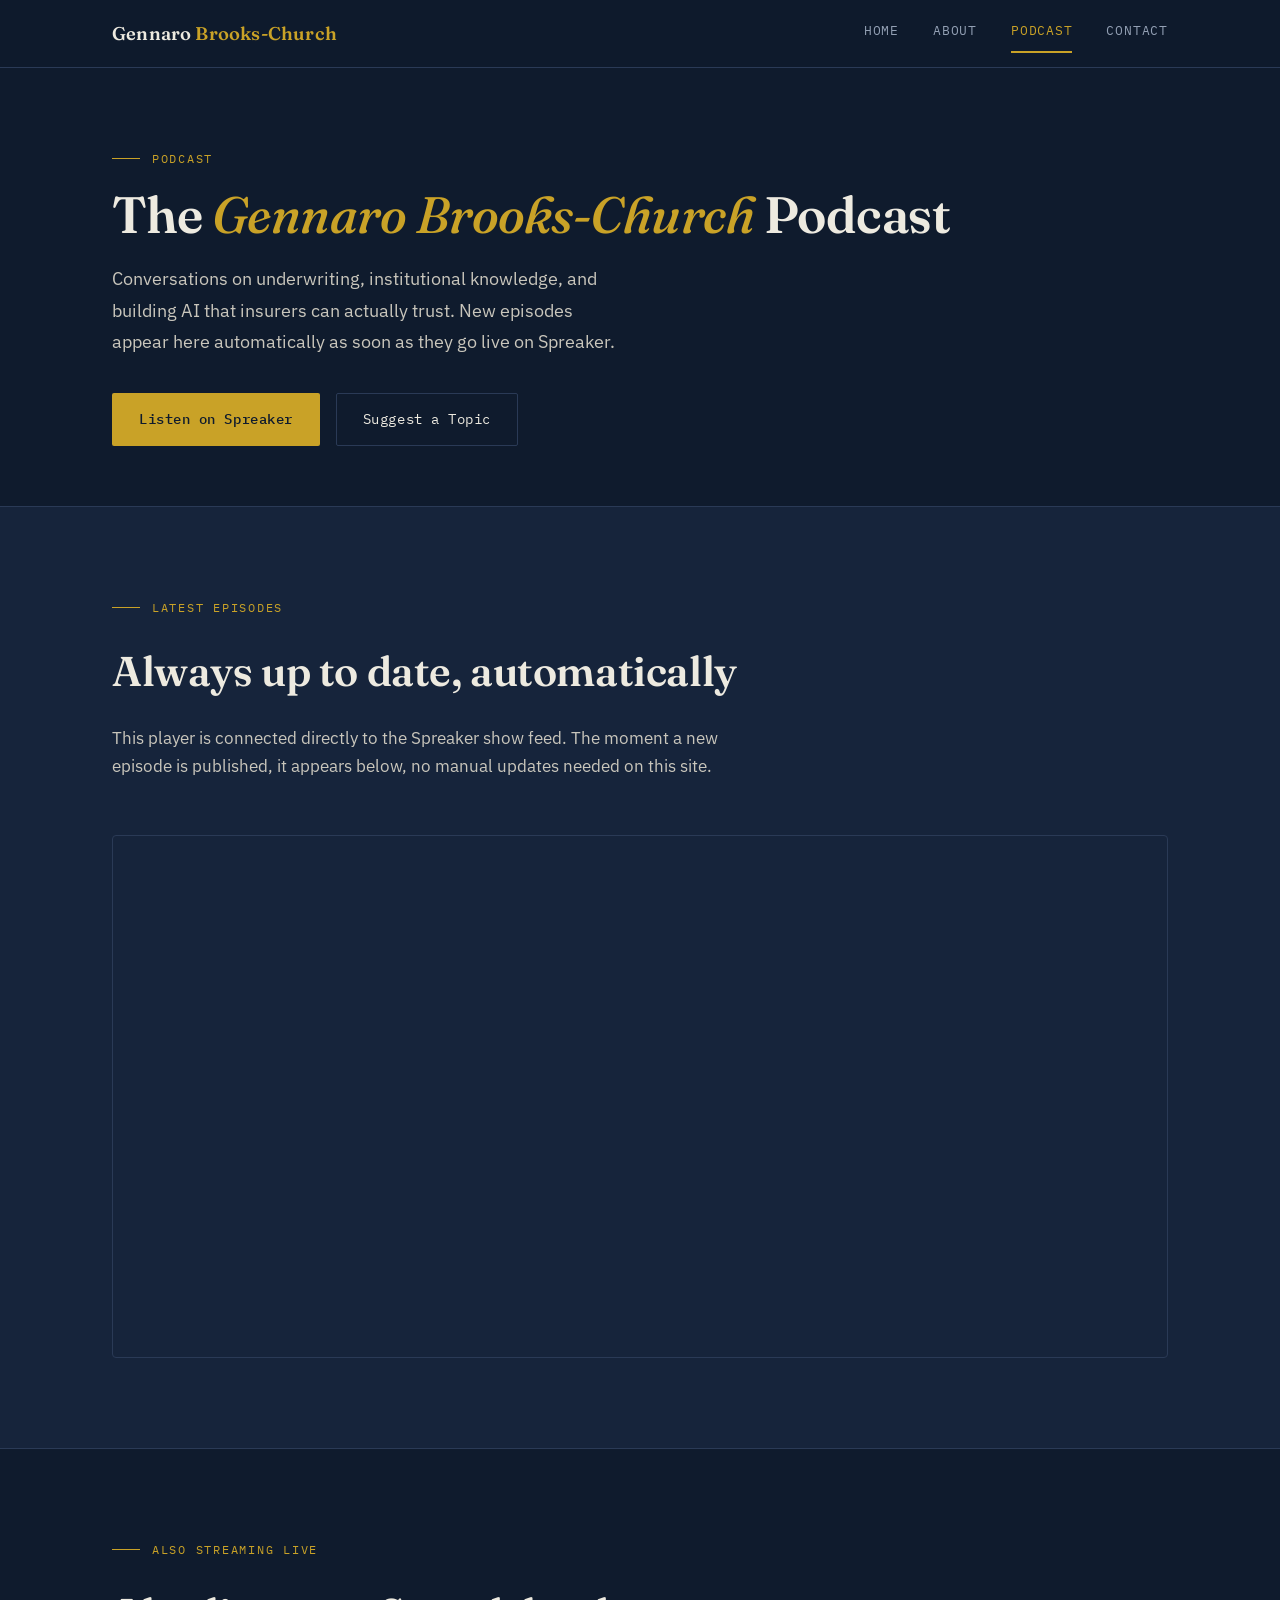
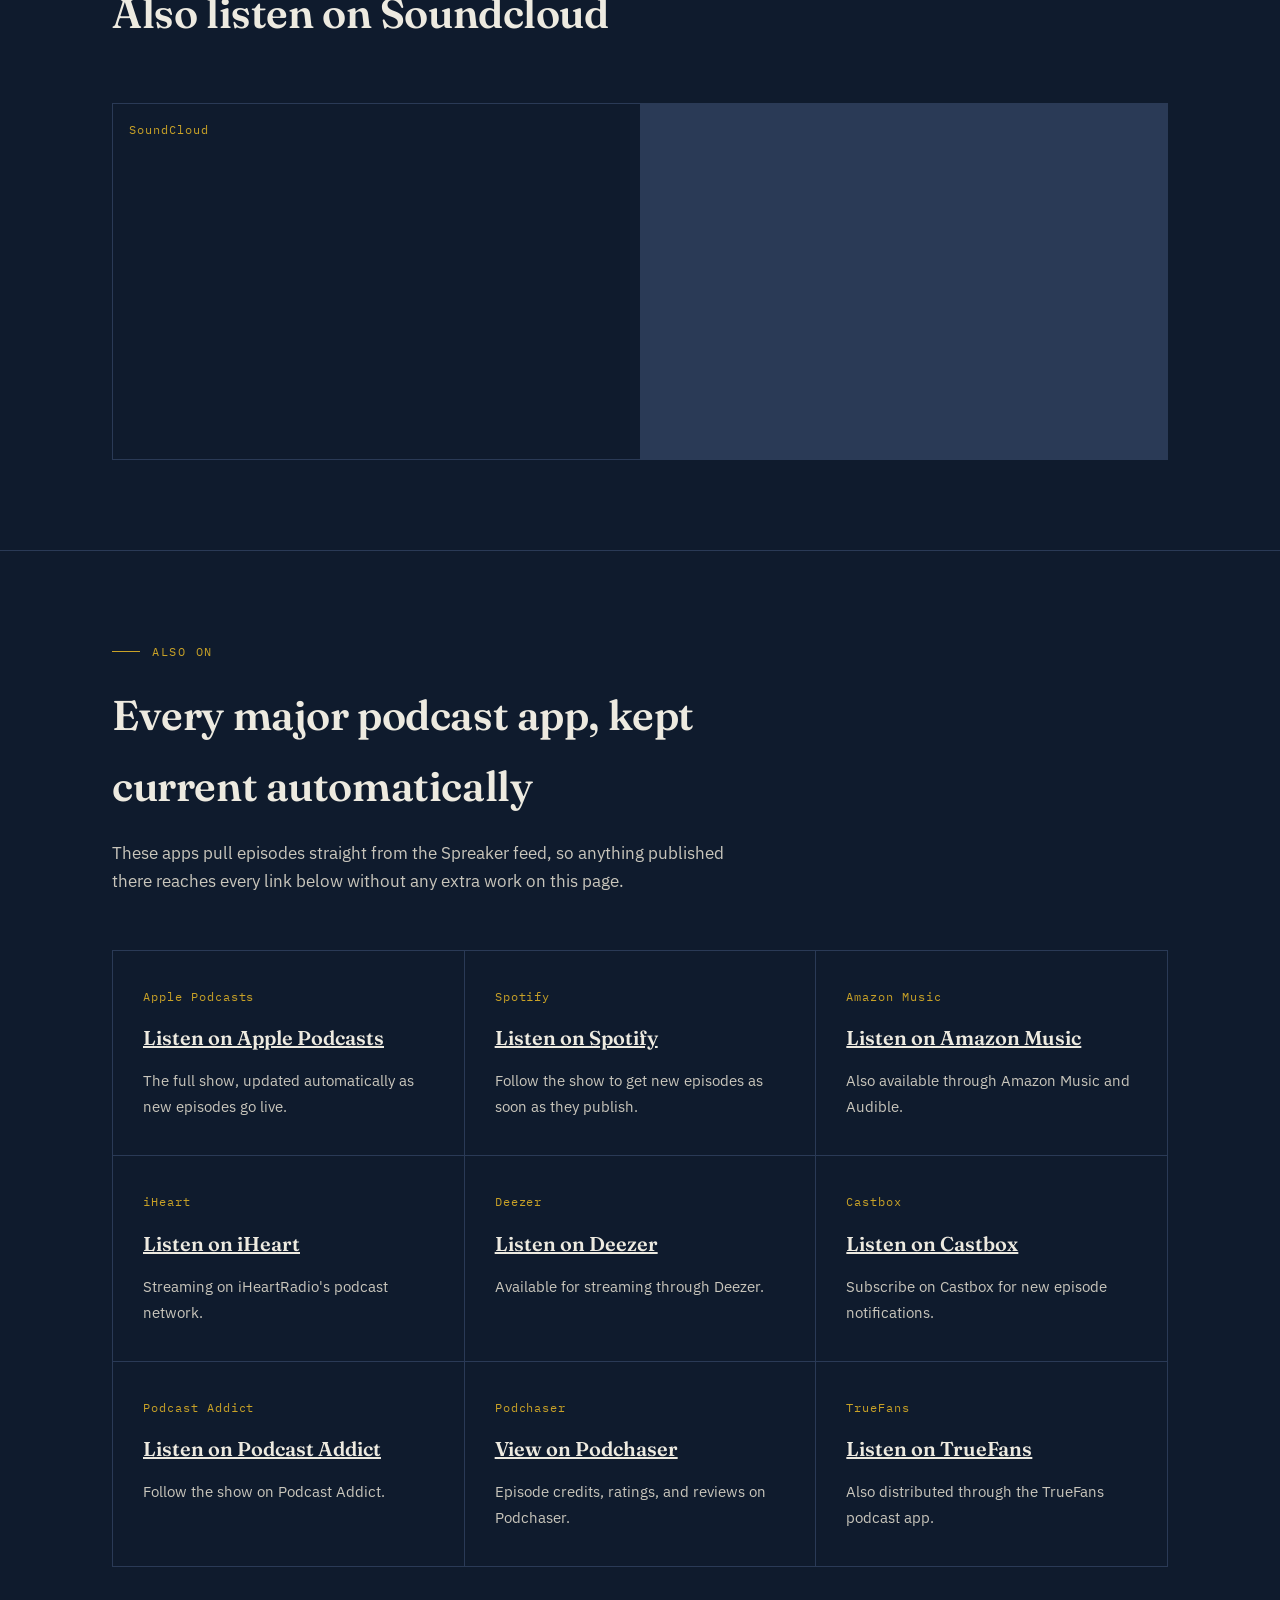
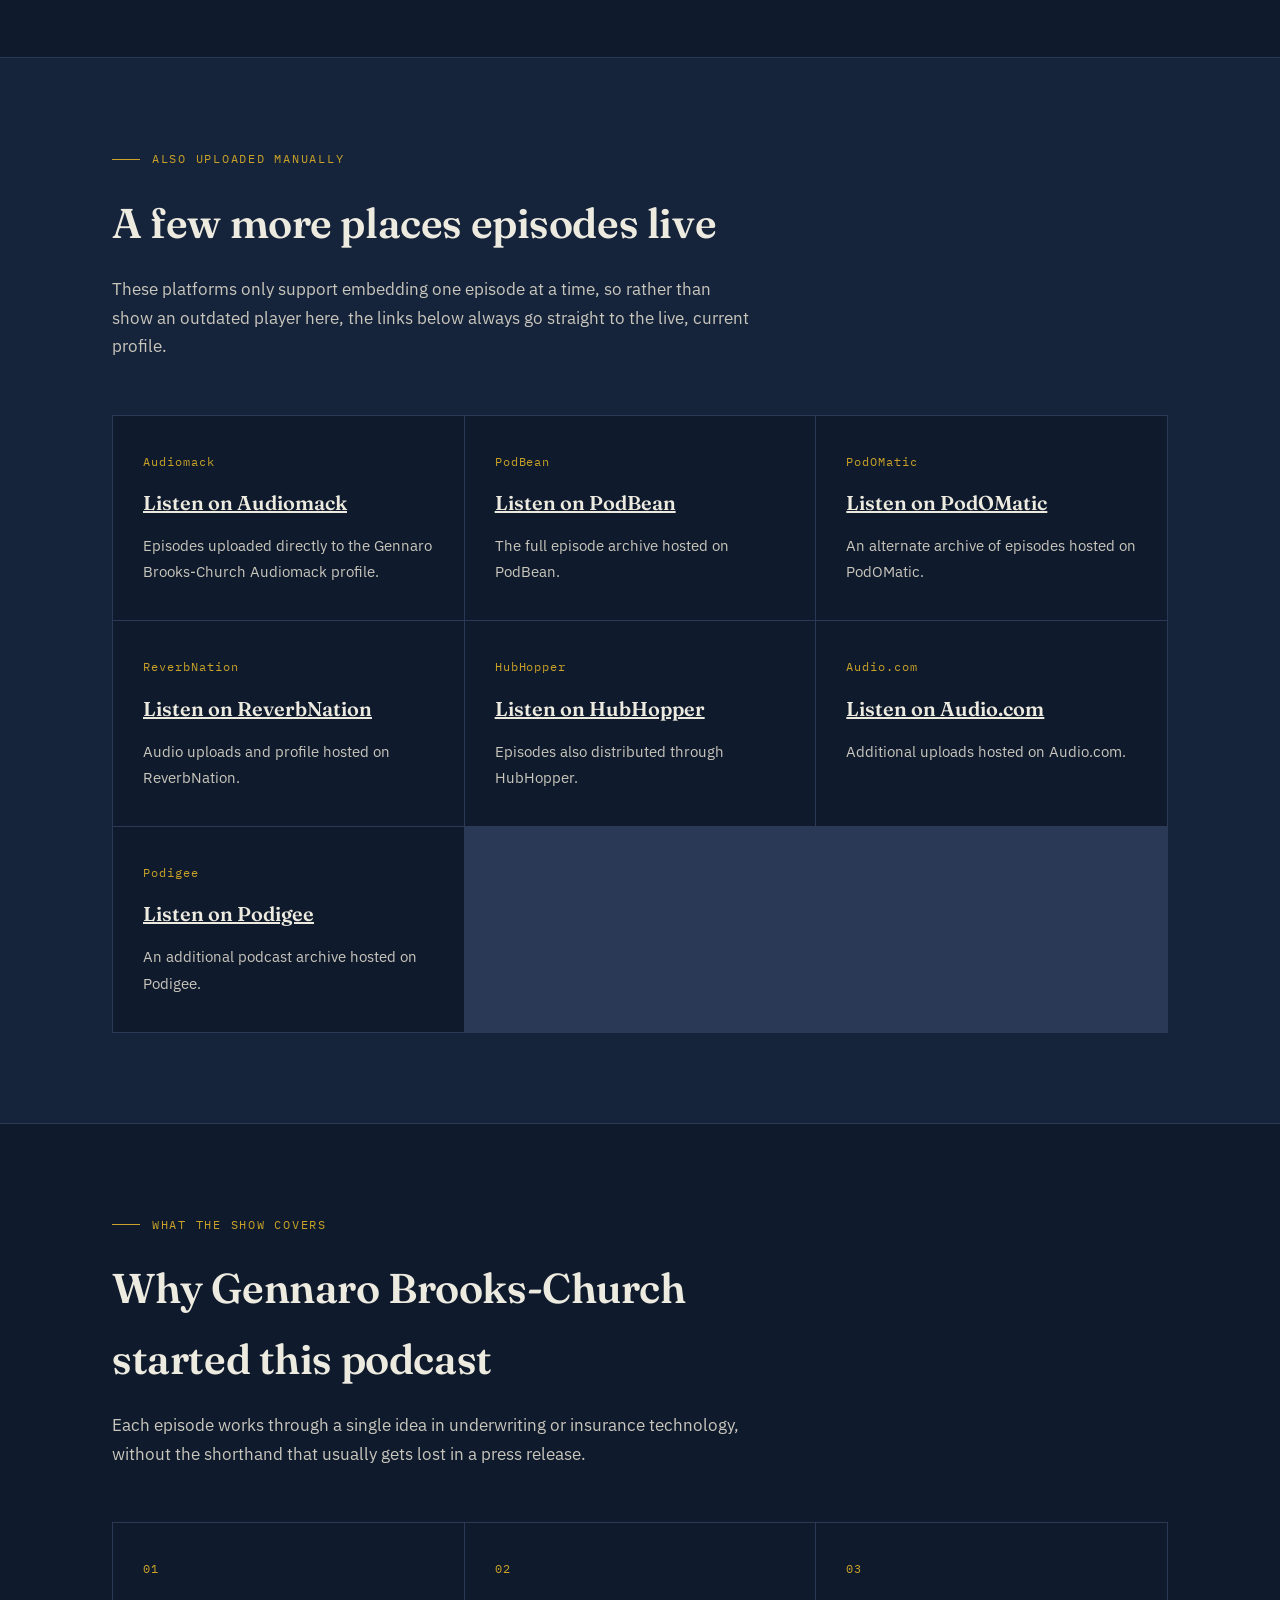
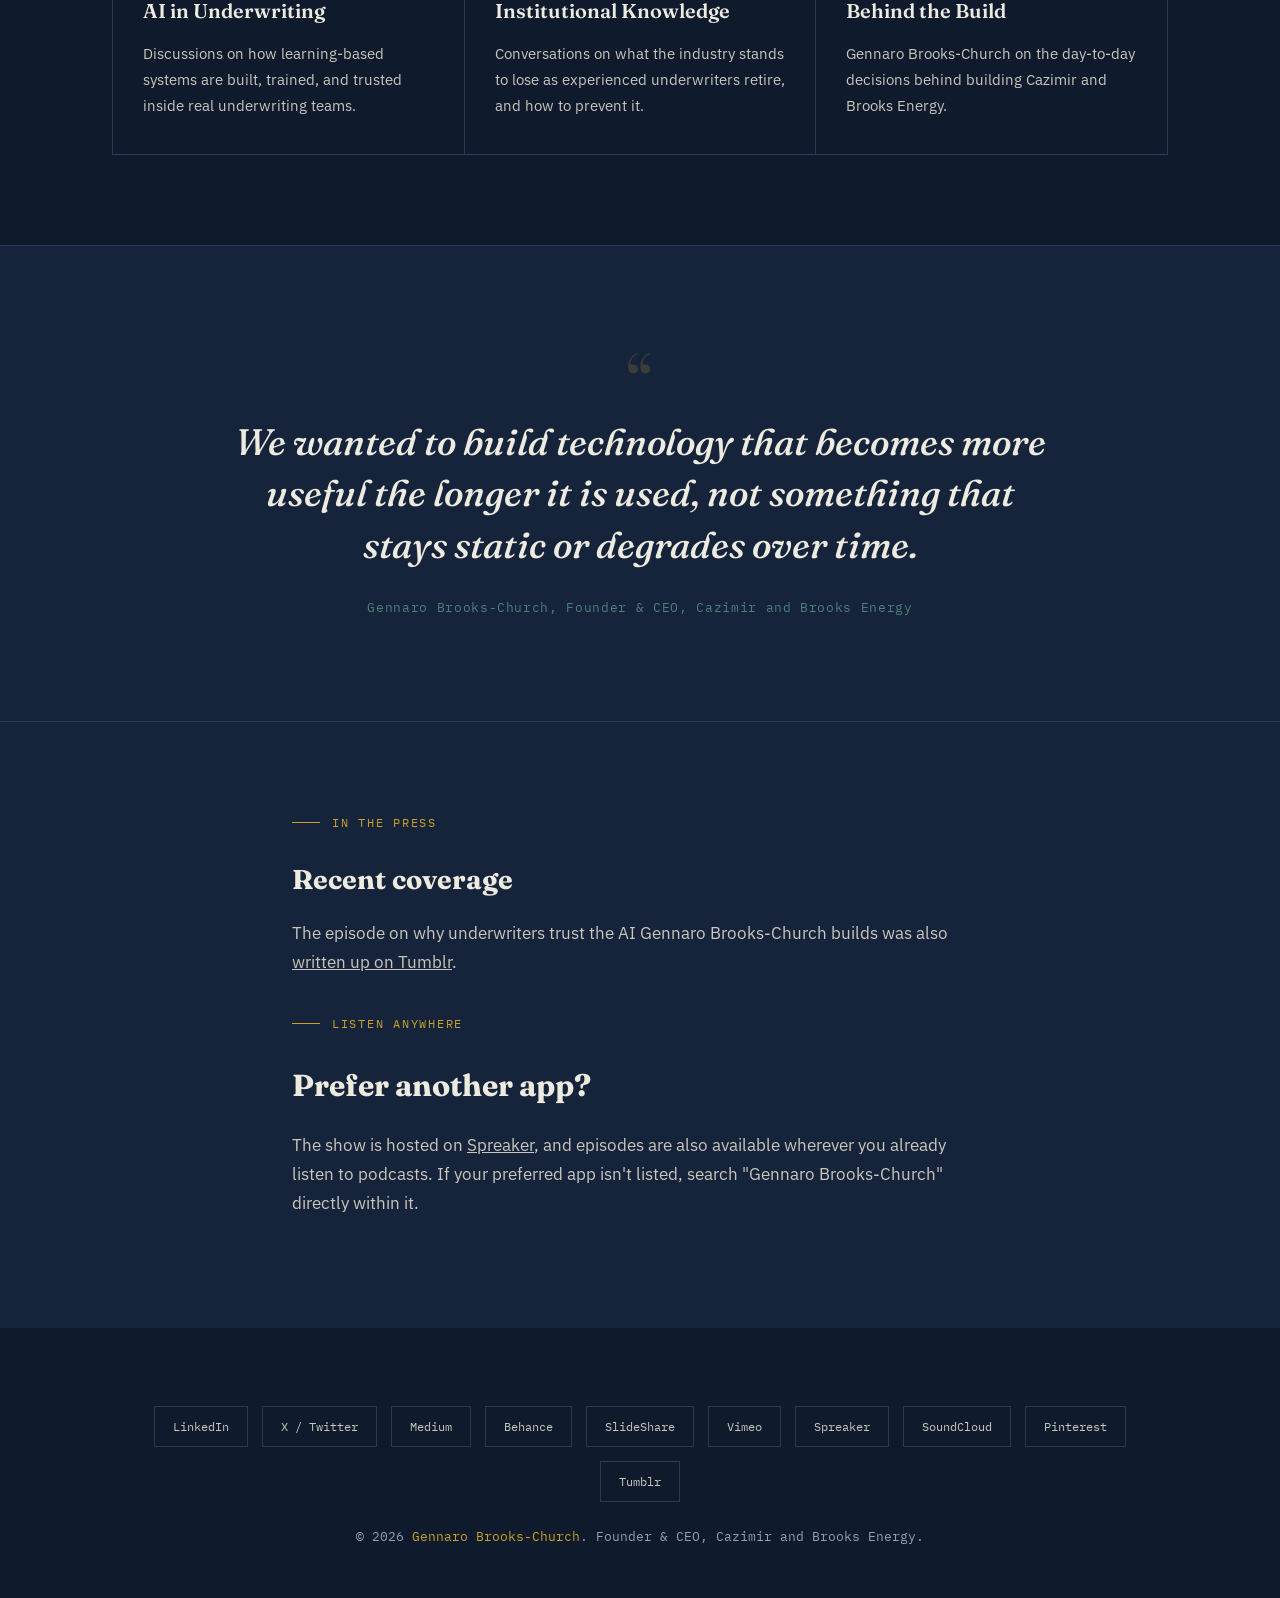
<file: podcast.html>
<!DOCTYPE html>
<html lang="en">
<head>
  <!-- Google Tag Manager -->
<script>(function(w,d,s,l,i){w[l]=w[l]||[];w[l].push({'gtm.start':
new Date().getTime(),event:'gtm.js'});var f=d.getElementsByTagName(s)[0],
j=d.createElement(s),dl=l!='dataLayer'?'&l='+l:'';j.async=true;j.src=
'https://www.googletagmanager.com/gtm.js?id='+i+dl;f.parentNode.insertBefore(j,f);
})(window,document,'script','dataLayer','GTM-NRXRBJ2B');</script>
<!-- End Google Tag Manager -->
<meta charset="UTF-8">
<meta name="viewport" content="width=device-width, initial-scale=1.0">
<title>Podcast | Gennaro Brooks-Church</title>
<meta name="description" content="Listen to the Gennaro Brooks-Church podcast, covering AI, underwriting, and the future of insurance operations. Episodes update automatically from Spreaker.">
<meta name="keywords" content="Gennaro Brooks-Church podcast, Cazimir podcast, insurance AI podcast">
<meta name="author" content="Gennaro Brooks-Church">
<link rel="canonical" href="https://gennarobrooks-church.github.io/podcast.html">
<link rel="stylesheet" href="style.css">
</head>
<body>
  <!-- Google Tag Manager (noscript) -->
<noscript><iframe src="https://www.googletagmanager.com/ns.html?id=GTM-NRXRBJ2B"
height="0" width="0" style="display:none;visibility:hidden"></iframe></noscript>
<!-- End Google Tag Manager (noscript) -->

<header class="site-nav">
  <div class="nav-inner">
    <a href="index.html" class="brand">Gennaro <span>Brooks-Church</span></a>
    <nav class="links">
      <a href="index.html">Home</a>
      <a href="about.html">About</a>
      <a href="podcast.html" class="active">Podcast</a>
      <a href="contact.html">Contact</a>
    </nav>
  </div>
</header>

<!-- ============ PAGE HERO ============ -->
<section class="hero" style="padding:80px 0 60px;">
  <div class="wrap">
    <div class="eyebrow">Podcast</div>
    <h1 style="font-size:clamp(2rem,4.4vw,3.2rem);">The <em>Gennaro Brooks-Church</em> Podcast</h1>
    <p class="lede">Conversations on underwriting, institutional knowledge, and building AI that insurers can actually trust. New episodes appear here automatically as soon as they go live on Spreaker.</p>
    <div class="btn-row">
      <a href="https://www.spreaker.com/podcast/gennaro-brooks-church--7158851" target="_blank" rel="noopener" class="btn btn-primary">Listen on Spreaker</a>
      <a href="contact.html" class="btn btn-ghost">Suggest a Topic</a>
    </div>
  </div>
</section>

<!-- ============ LIVE EPISODE FEED ============ -->
<section class="alt">
  <div class="wrap">
    <div class="section-head">
      <div class="eyebrow">Latest Episodes</div>
      <h2>Always up to date, automatically</h2>
      <p>This player is connected directly to the Spreaker show feed. The moment a new episode is published, it appears below, no manual updates needed on this site.</p>
    </div>

    <div style="border:1px solid var(--line); background:var(--ink-2); padding:6px; border-radius:4px;">
      <iframe
        src="https://widget.spreaker.com/player?show_id=7158851&theme=dark&chapters-image=true&playlist=show&playlist-continuous=true&hide_logo=false"
        width="100%"
        height="500px"
        frameborder="0"
        loading="lazy"
        title="Gennaro Brooks-Church Podcast — Spreaker Player"
        style="border-radius:2px;">
      </iframe>
    </div>
  </div>
</section>

<!-- ============ ALSO LIVE: SOUNDCLOUD + MIXCLOUD ============ -->
<section>
  <div class="wrap">
    <div class="section-head">
      <div class="eyebrow">Also Streaming Live</div>
      <h2>Also listen on Soundcloud</h2>
    </div>
    <div class="card-grid" style="grid-template-columns: repeat(2, 1fr);">
      <div class="card" style="padding:16px;">
        <span class="mark">SoundCloud</span>
        <iframe
          width="100%"
          height="280"
          scrolling="no"
          frameborder="no"
          allow="autoplay"
          loading="lazy"
          title="Gennaro Brooks-Church — SoundCloud"
          src="https://w.soundcloud.com/player/?url=https%3A//soundcloud.com/gennarobrooks-church&color=%23c9a227&auto_play=false&show_user=true&show_reposts=false&show_teaser=true&show_tracks=true&visual=false">
        </iframe>
  
</section>

<!-- ============ MAJOR PODCAST APPS (AUTO-DISTRIBUTED) ============ -->
<section>
  <div class="wrap">
    <div class="section-head">
      <div class="eyebrow">Also On</div>
      <h2>Every major podcast app, kept current automatically</h2>
      <p>These apps pull episodes straight from the Spreaker feed, so anything published there reaches every link below without any extra work on this page.</p>
    </div>
    <div class="card-grid">
      <div class="card">
        <span class="mark">Apple Podcasts</span>
        <h3><a href="https://podcasts.apple.com/us/podcast/gennaro-brooks-church-outlines-5-reasons-underwriters/id6796629973" target="_blank" rel="noopener">Listen on Apple Podcasts</a></h3>
        <p>The full show, updated automatically as new episodes go live.</p>
      </div>
      <div class="card">
        <span class="mark">Spotify</span>
        <h3><a href="https://open.spotify.com/show/033SAek7o7OBGELSzWCGdH" target="_blank" rel="noopener">Listen on Spotify</a></h3>
        <p>Follow the show to get new episodes as soon as they publish.</p>
      </div>
      <div class="card">
        <span class="mark">Amazon Music</span>
        <h3><a href="https://music.amazon.com/podcasts/58d4a296-e95a-4e00-89cd-9a1dfea7db41" target="_blank" rel="noopener">Listen on Amazon Music</a></h3>
        <p>Also available through Amazon Music and Audible.</p>
      </div>
      <div class="card">
        <span class="mark">iHeart</span>
        <h3><a href="https://iheart.com/podcast/339208287" target="_blank" rel="noopener">Listen on iHeart</a></h3>
        <p>Streaming on iHeartRadio's podcast network.</p>
      </div>
      <div class="card">
        <span class="mark">Deezer</span>
        <h3><a href="https://www.deezer.com/show/1003422152" target="_blank" rel="noopener">Listen on Deezer</a></h3>
        <p>Available for streaming through Deezer.</p>
      </div>
      <div class="card">
        <span class="mark">Castbox</span>
        <h3><a href="https://castbox.fm/channel/id7324779" target="_blank" rel="noopener">Listen on Castbox</a></h3>
        <p>Subscribe on Castbox for new episode notifications.</p>
      </div>
      <div class="card">
        <span class="mark">Podcast Addict</span>
        <h3><a href="https://podcastaddict.com/podcast/gennaro-brooks-church/7130543" target="_blank" rel="noopener">Listen on Podcast Addict</a></h3>
        <p>Follow the show on Podcast Addict.</p>
      </div>
      <div class="card">
        <span class="mark">Podchaser</span>
        <h3><a href="https://www.podchaser.com/podcasts/gennaro-brooks-church-6555607" target="_blank" rel="noopener">View on Podchaser</a></h3>
        <p>Episode credits, ratings, and reviews on Podchaser.</p>
      </div>
      <div class="card">
        <span class="mark">TrueFans</span>
        <h3><a href="https://truefans.fm/gennaro-brooks-church/6a7179b58a7506348ef02b2e" target="_blank" rel="noopener">Listen on TrueFans</a></h3>
        <p>Also distributed through the TrueFans podcast app.</p>
      </div>
    </div>
  </div>
</section>

<!-- ============ MORE PLACES TO LISTEN (MANUAL UPLOADS) ============ -->
<section class="alt">
  <div class="wrap">
    <div class="section-head">
      <div class="eyebrow">Also Uploaded Manually</div>
      <h2>A few more places episodes live</h2>
      <p>These platforms only support embedding one episode at a time, so rather than show an outdated player here, the links below always go straight to the live, current profile.</p>
    </div>
    <div class="card-grid">
      <div class="card">
        <span class="mark">Audiomack</span>
        <h3><a href="https://audiomack.com/gennarobrookschurch-6a4cd11e8b664" target="_blank" rel="noopener">Listen on Audiomack</a></h3>
        <p>Episodes uploaded directly to the Gennaro Brooks-Church Audiomack profile.</p>
      </div>
      <div class="card">
        <span class="mark">PodBean</span>
        <h3><a href="https://gennarobrookschurch01.podbean.com/" target="_blank" rel="noopener">Listen on PodBean</a></h3>
        <p>The full episode archive hosted on PodBean.</p>
      </div>
      <div class="card">
        <span class="mark">PodOMatic</span>
        <h3><a href="https://www.podomatic.com/podcasts/gennarobrookschurch01podcast" target="_blank" rel="noopener">Listen on PodOMatic</a></h3>
        <p>An alternate archive of episodes hosted on PodOMatic.</p>
      </div>
      <div class="card">
        <span class="mark">ReverbNation</span>
        <h3><a href="https://www.reverbnation.com/gennarobrookschurch1" target="_blank" rel="noopener">Listen on ReverbNation</a></h3>
        <p>Audio uploads and profile hosted on ReverbNation.</p>
      </div>
      <div class="card">
        <span class="mark">HubHopper</span>
        <h3><a href="https://listen.hubhopper.com/podcast/gennaro-brooks-church/485462" target="_blank" rel="noopener">Listen on HubHopper</a></h3>
        <p>Episodes also distributed through HubHopper.</p>
      </div>
      <div class="card">
        <span class="mark">Audio.com</span>
        <h3><a href="https://audio.com/gennaro-brooks-church" target="_blank" rel="noopener">Listen on Audio.com</a></h3>
        <p>Additional uploads hosted on Audio.com.</p>
      </div>
      <div class="card">
        <span class="mark">Podigee</span>
        <h3><a href="https://gennarobrooks-church.podigee.io/" target="_blank" rel="noopener">Listen on Podigee</a></h3>
        <p>An additional podcast archive hosted on Podigee.</p>
      </div>
    </div>
  </div>
</section>

<!-- ============ WHAT THE SHOW COVERS ============ -->
<section>
  <div class="wrap">
    <div class="section-head">
      <div class="eyebrow">What the Show Covers</div>
      <h2>Why Gennaro Brooks-Church started this podcast</h2>
      <p>Each episode works through a single idea in underwriting or insurance technology, without the shorthand that usually gets lost in a press release.</p>
    </div>
    <div class="card-grid">
      <div class="card">
        <span class="mark">01</span>
        <h3>AI in Underwriting</h3>
        <p>Discussions on how learning-based systems are built, trained, and trusted inside real underwriting teams.</p>
      </div>
      <div class="card">
        <span class="mark">02</span>
        <h3>Institutional Knowledge</h3>
        <p>Conversations on what the industry stands to lose as experienced underwriters retire, and how to prevent it.</p>
      </div>
      <div class="card">
        <span class="mark">03</span>
        <h3>Behind the Build</h3>
        <p>Gennaro Brooks-Church on the day-to-day decisions behind building Cazimir and Brooks Energy.</p>
      </div>
    </div>
  </div>
</section>

<!-- ============ QUOTE ============ -->
<div class="quote-block">
  <div class="wrap">
    <div class="quote-mark">&#8220;</div>
    <blockquote>We wanted to build technology that becomes more useful the longer it is used, not something that stays static or degrades over time.</blockquote>
    <cite>Gennaro Brooks-Church, Founder &amp; CEO, Cazimir and Brooks Energy</cite>
  </div>
</div>

<!-- ============ SUBSCRIBE ELSEWHERE ============ -->
<section class="alt">
  <div class="wrap" style="max-width:760px;">
    <div class="eyebrow">In the Press</div>
    <h2 style="font-family:var(--display); font-size:1.7rem; margin-bottom:16px;">Recent coverage</h2>
    <p style="color:var(--paper-dim); margin-bottom:36px;">The episode on why underwriters trust the AI Gennaro Brooks-Church builds was also <a href="https://gennarobrooks-church.tumblr.com/post/823993459606257664/gennaro-brooks-church-outlines-5-reasons" target="_blank" rel="noopener">written up on Tumblr</a>.</p>

    <div class="eyebrow">Listen Anywhere</div>
    <h2 style="font-family:var(--display); font-size:1.9rem; margin-bottom:20px;">Prefer another app?</h2>
    <p style="color:var(--paper-dim); margin-bottom:20px;">The show is hosted on <a href="https://www.spreaker.com/podcast/gennaro-brooks-church--7158851" target="_blank" rel="noopener">Spreaker</a>, and episodes are also available wherever you already listen to podcasts. If your preferred app isn't listed, search "Gennaro Brooks-Church" directly within it.</p>
  </div>
</section>

<footer>
  <div class="wrap">
    <div class="social-row" style="justify-content:center; margin-bottom:24px; flex-wrap:wrap;">
      <a href="https://www.linkedin.com/in/gennarobc" target="_blank" rel="noopener">LinkedIn</a>
      <a href="https://x.com/ChurchGennaro" target="_blank" rel="noopener">X / Twitter</a>
      <a href="https://gennarobrooks-church.medium.com/about" target="_blank" rel="noopener">Medium</a>
      <a href="https://www.behance.net/gennarobrooks-church" target="_blank" rel="noopener">Behance</a>
      <a href="https://www.slideshare.net/gennarobrookschurch0?tab=about" target="_blank" rel="noopener">SlideShare</a>
      <a href="https://vimeo.com/gennarobrookschurch" target="_blank" rel="noopener">Vimeo</a>
      <a href="https://www.spreaker.com/podcast/gennaro-brooks-church--7158851" target="_blank" rel="noopener">Spreaker</a>
      <a href="https://soundcloud.com/gennarobrooks-church" target="_blank" rel="noopener">SoundCloud</a>
      <a href="https://www.pinterest.com/gennarobrooks_church/" target="_blank" rel="noopener">Pinterest</a>
      <a href="https://gennarobrooks-church.tumblr.com/" target="_blank" rel="noopener">Tumblr</a>
    </div>
    <p>&#169; 2026 <span class="foot-name">Gennaro Brooks-Church</span>. Founder &amp; CEO, Cazimir and Brooks Energy.</p>
  </div>
</footer>

</body>
</html>
</file>
<file: style.css>
/* ============================================================
   GENNARO BROOKS-CHURCH — Personal Site
   Design tokens
   Ink:      #0F1B2D  (primary background, "ledger ink")
   Ink 2:    #16243B  (panel background)
   Paper:    #EDEAE0  (light text / paper tone)
   Brass:    #C9A227  (primary accent — underwriter's stamp gold)
   Teal:     #3F6C64  (secondary accent — verified/audit green-teal)
   Dim:      #93A0B4  (muted text on dark)
   Display face: 'Fraunces' (characterful serif, ledger/stamp feel)
   Body face:    'IBM Plex Sans'
   Utility face: 'IBM Plex Mono' (data, labels, audit-trail feel)
   ============================================================ */

@import url('https://fonts.googleapis.com/css2?family=Fraunces:ital,opsz,wght@0,9..144,300;0,9..144,500;0,9..144,600;0,9..144,700;1,9..144,500&family=IBM+Plex+Sans:wght@400;500;600&family=IBM+Plex+Mono:wght@400;500&display=swap');

:root {
  --ink: #0F1B2D;
  --ink-2: #16243B;
  --ink-3: #1D2E48;
  --paper: #EDEAE0;
  --paper-dim: #C9C6BC;
  --brass: #C9A227;
  --brass-soft: #C9A22733;
  --teal: #4C8079;
  --dim: #93A0B4;
  --line: #2A3A56;

  --display: 'Fraunces', serif;
  --body: 'IBM Plex Sans', sans-serif;
  --mono: 'IBM Plex Mono', monospace;
}

* { box-sizing: border-box; }

html { scroll-behavior: smooth; }

body {
  margin: 0;
  background: var(--ink);
  color: var(--paper);
  font-family: var(--body);
  font-size: 17px;
  line-height: 1.7;
  -webkit-font-smoothing: antialiased;
}

a { color: inherit; }

img { max-width: 100%; display: block; }

.wrap {
  max-width: 1120px;
  margin: 0 auto;
  padding: 0 32px;
}

/* ---------- Ledger-line texture ---------- */
.ledger {
  background-image: repeating-linear-gradient(
    to bottom,
    transparent 0,
    transparent 37px,
    var(--line) 38px
  );
  background-position: 0 8px;
}

/* ---------- Nav ---------- */
header.site-nav {
  position: sticky;
  top: 0;
  z-index: 50;
  background: rgba(15, 27, 45, 0.92);
  backdrop-filter: blur(6px);
  border-bottom: 1px solid var(--line);
}

.nav-inner {
  max-width: 1120px;
  margin: 0 auto;
  padding: 18px 32px;
  display: flex;
  align-items: center;
  justify-content: space-between;
}

.brand {
  font-family: var(--display);
  font-weight: 600;
  font-size: 1.15rem;
  letter-spacing: 0.01em;
  text-decoration: none;
  color: var(--paper);
}

.brand span {
  color: var(--brass);
}

nav.links {
  display: flex;
  gap: 34px;
  font-family: var(--mono);
  font-size: 0.82rem;
  letter-spacing: 0.06em;
  text-transform: uppercase;
}

nav.links a {
  text-decoration: none;
  color: var(--dim);
  position: relative;
  padding-bottom: 4px;
  transition: color 0.2s ease;
}

nav.links a:hover,
nav.links a.active {
  color: var(--brass);
}

nav.links a.active::after {
  content: '';
  position: absolute;
  left: 0; right: 0; bottom: -6px;
  height: 2px;
  background: var(--brass);
}

/* ---------- Eyebrow / section label ---------- */
.eyebrow {
  font-family: var(--mono);
  font-size: 0.78rem;
  letter-spacing: 0.14em;
  text-transform: uppercase;
  color: var(--brass);
  display: flex;
  align-items: center;
  gap: 12px;
  margin-bottom: 18px;
}

.eyebrow::before {
  content: '';
  width: 28px;
  height: 1px;
  background: var(--brass);
  display: inline-block;
}

/* ---------- Hero ---------- */
.hero {
  padding: 110px 0 90px;
  position: relative;
  overflow: hidden;
}

.hero-grid {
  display: grid;
  grid-template-columns: 1.4fr 0.9fr;
  gap: 60px;
  align-items: center;
}

.hero h1 {
  font-family: var(--display);
  font-weight: 600;
  font-size: clamp(2.4rem, 5vw, 4rem);
  line-height: 1.05;
  margin: 0 0 22px;
  letter-spacing: -0.01em;
}

.hero h1 em {
  font-style: italic;
  font-weight: 500;
  color: var(--brass);
}

.hero .role {
  font-family: var(--mono);
  font-size: 0.95rem;
  color: var(--teal);
  margin-bottom: 28px;
  letter-spacing: 0.02em;
}

.hero p.lede {
  font-size: 1.15rem;
  color: var(--paper-dim);
  max-width: 46ch;
  margin-bottom: 36px;
}

.btn-row { display: flex; gap: 16px; flex-wrap: wrap; }

.btn {
  display: inline-flex;
  align-items: center;
  gap: 10px;
  padding: 14px 26px;
  border-radius: 2px;
  font-family: var(--mono);
  font-size: 0.85rem;
  letter-spacing: 0.04em;
  text-decoration: none;
  border: 1px solid transparent;
  transition: all 0.2s ease;
}

.btn-primary {
  background: var(--brass);
  color: var(--ink);
  font-weight: 500;
}
.btn-primary:hover { background: #dcb545; }

.btn-ghost {
  border-color: var(--line);
  color: var(--paper);
}
.btn-ghost:hover { border-color: var(--brass); color: var(--brass); }

/* ---------- Seal / signature element ---------- */
.seal {
  position: relative;
  width: 230px;
  height: 230px;
  margin: 0 auto;
}

.seal svg { width: 100%; height: 100%; }

.seal-ring-text {
  font-family: var(--mono);
  font-size: 10.5px;
  letter-spacing: 3.5px;
  fill: var(--brass);
  text-transform: uppercase;
}

.seal-core {
  fill: none;
  stroke: var(--brass);
  stroke-width: 1;
}

.seal-center {
  font-family: var(--display);
  font-style: italic;
  font-size: 22px;
  fill: var(--paper);
}

/* ---------- Sections generic ---------- */
section { padding: 90px 0; border-bottom: 1px solid var(--line); }
section.alt { background: var(--ink-2); }
section:last-of-type { border-bottom: none; }

.section-head {
  max-width: 640px;
  margin-bottom: 54px;
}

.section-head h2 {
  font-family: var(--display);
  font-weight: 600;
  font-size: clamp(1.8rem, 3.4vw, 2.6rem);
  margin: 0 0 16px;
  letter-spacing: -0.01em;
}

.section-head p {
  color: var(--paper-dim);
  font-size: 1.05rem;
}

/* ---------- About / bio blocks ---------- */
.bio-grid {
  display: grid;
  grid-template-columns: 0.8fr 1.2fr;
  gap: 56px;
  align-items: start;
}

.bio-figure {
  border: 1px solid var(--line);
  padding: 30px;
  background: var(--ink-2);
}

.bio-photo {
  width: 100%;
  aspect-ratio: 4 / 5;
  object-fit: cover;
  border: 1px solid var(--line);
  margin-bottom: 22px;
  filter: grayscale(15%);
}

.bio-figure .name {
  font-family: var(--display);
  font-size: 1.4rem;
  margin: 0 0 4px;
}

.bio-figure .title {
  font-family: var(--mono);
  font-size: 0.82rem;
  color: var(--teal);
  margin-bottom: 20px;
}

.bio-figure dl {
  margin: 0;
  font-size: 0.92rem;
}
.bio-figure dt {
  font-family: var(--mono);
  color: var(--dim);
  font-size: 0.75rem;
  letter-spacing: 0.06em;
  text-transform: uppercase;
  margin-top: 16px;
}
.bio-figure dd {
  margin: 4px 0 0;
  color: var(--paper);
}

.bio-copy p { color: var(--paper-dim); margin-bottom: 20px; }
.bio-copy strong { color: var(--paper); font-weight: 500; }

/* ---------- Cards: competencies / expertise ---------- */
.card-grid {
  display: grid;
  grid-template-columns: repeat(3, 1fr);
  gap: 1px;
  background: var(--line);
  border: 1px solid var(--line);
}

.card {
  background: var(--ink);
  padding: 36px 30px;
}

.card .mark {
  font-family: var(--mono);
  font-size: 0.75rem;
  color: var(--brass);
  letter-spacing: 0.08em;
  margin-bottom: 14px;
  display: block;
}

.card h3 {
  font-family: var(--display);
  font-weight: 600;
  font-size: 1.25rem;
  margin: 0 0 12px;
}

.card p {
  color: var(--paper-dim);
  font-size: 0.96rem;
  margin: 0;
}

/* ---------- Expertise list (alt layout) ---------- */
.expertise-list {
  display: grid;
  gap: 0;
  border-top: 1px solid var(--line);
}

.expertise-row {
  display: grid;
  grid-template-columns: 260px 1fr;
  gap: 40px;
  padding: 32px 0;
  border-bottom: 1px solid var(--line);
}

.expertise-row h3 {
  font-family: var(--display);
  font-weight: 500;
  font-size: 1.25rem;
  margin: 0;
  color: var(--brass);
}

.expertise-row p {
  margin: 0;
  color: var(--paper-dim);
}

/* ---------- Quote block ---------- */
.quote-block {
  padding: 100px 0;
  text-align: center;
  background: var(--ink-2);
  border-bottom: 1px solid var(--line);
  position: relative;
}

.quote-block blockquote {
  font-family: var(--display);
  font-style: italic;
  font-weight: 500;
  font-size: clamp(1.5rem, 3.4vw, 2.3rem);
  max-width: 820px;
  margin: 0 auto 22px;
  line-height: 1.4;
  color: var(--paper);
}

.quote-block cite {
  font-family: var(--mono);
  font-style: normal;
  font-size: 0.82rem;
  color: var(--teal);
  letter-spacing: 0.05em;
}

.quote-mark {
  font-family: var(--display);
  font-size: 5rem;
  color: var(--brass-soft);
  line-height: 1;
  margin-bottom: -10px;
}

/* ---------- Mission / Vision split ---------- */
.mv-grid {
  display: grid;
  grid-template-columns: 1fr 1fr;
  gap: 1px;
  background: var(--line);
  border: 1px solid var(--line);
}

.mv-panel {
  background: var(--ink);
  padding: 50px 44px;
}

.mv-panel .eyebrow { margin-bottom: 22px; }

.mv-panel h2 {
  font-family: var(--display);
  font-size: 1.9rem;
  margin: 0 0 20px;
}

.mv-panel p {
  color: var(--paper-dim);
}

/* ---------- Timeline / focus rows (About page) ---------- */
.focus-row {
  display: grid;
  grid-template-columns: 90px 1fr;
  gap: 30px;
  padding: 28px 0;
  border-top: 1px solid var(--line);
}
.focus-row:last-child { border-bottom: 1px solid var(--line); }

.focus-row .num {
  font-family: var(--mono);
  color: var(--brass);
  font-size: 0.85rem;
  padding-top: 4px;
}

.focus-row h3 {
  font-family: var(--display);
  font-size: 1.2rem;
  margin: 0 0 8px;
}

.focus-row p { color: var(--paper-dim); margin: 0; }

/* ---------- Contact page ---------- */
.contact-grid {
  display: grid;
  grid-template-columns: 1fr 1fr;
  gap: 60px;
}

.contact-card {
  border: 1px solid var(--line);
  background: var(--ink-2);
  padding: 40px;
}

.contact-card h3 {
  font-family: var(--display);
  font-size: 1.3rem;
  margin: 0 0 18px;
}

.field {
  margin-bottom: 22px;
}

.field label {
  display: block;
  font-family: var(--mono);
  font-size: 0.78rem;
  letter-spacing: 0.05em;
  text-transform: uppercase;
  color: var(--dim);
  margin-bottom: 8px;
}

.field input,
.field textarea {
  width: 100%;
  background: var(--ink);
  border: 1px solid var(--line);
  color: var(--paper);
  padding: 13px 14px;
  font-family: var(--body);
  font-size: 0.95rem;
  border-radius: 2px;
}

.field textarea { resize: vertical; min-height: 120px; }

.field input:focus,
.field textarea:focus {
  outline: none;
  border-color: var(--brass);
}

.contact-info dt {
  font-family: var(--mono);
  font-size: 0.75rem;
  text-transform: uppercase;
  letter-spacing: 0.06em;
  color: var(--dim);
  margin-top: 22px;
}
.contact-info dt:first-child { margin-top: 0; }
.contact-info dd { margin: 6px 0 0; font-size: 1.02rem; }
.contact-info a { text-decoration: none; color: var(--brass); }
.contact-info a:hover { text-decoration: underline; }

.social-row {
  display: flex;
  gap: 14px;
  margin-top: 28px;
}
.social-row a {
  border: 1px solid var(--line);
  padding: 9px 18px;
  font-family: var(--mono);
  font-size: 0.78rem;
  text-decoration: none;
  color: var(--paper-dim);
  transition: all 0.2s ease;
}
.social-row a:hover { border-color: var(--brass); color: var(--brass); }

/* ---------- Footer ---------- */
footer {
  padding: 50px 0;
  text-align: center;
}
footer p {
  font-family: var(--mono);
  font-size: 0.8rem;
  color: var(--dim);
  margin: 0;
}
footer .foot-name { color: var(--brass); }

/* ---------- Focus visibility ---------- */
a:focus-visible, button:focus-visible, input:focus-visible, textarea:focus-visible {
  outline: 2px solid var(--brass);
  outline-offset: 2px;
}

/* ---------- Reduced motion ---------- */
@media (prefers-reduced-motion: reduce) {
  html { scroll-behavior: auto; }
}

/* ---------- Responsive ---------- */
@media (max-width: 860px) {
  .hero-grid { grid-template-columns: 1fr; }
  .hero .seal { display: none; }
  .bio-grid { grid-template-columns: 1fr; }
  .card-grid { grid-template-columns: 1fr; }
  .mv-grid { grid-template-columns: 1fr; }
  .expertise-row { grid-template-columns: 1fr; gap: 10px; }
  .contact-grid { grid-template-columns: 1fr; }
  nav.links { gap: 18px; }
  .focus-row { grid-template-columns: 50px 1fr; }
}
</file>
